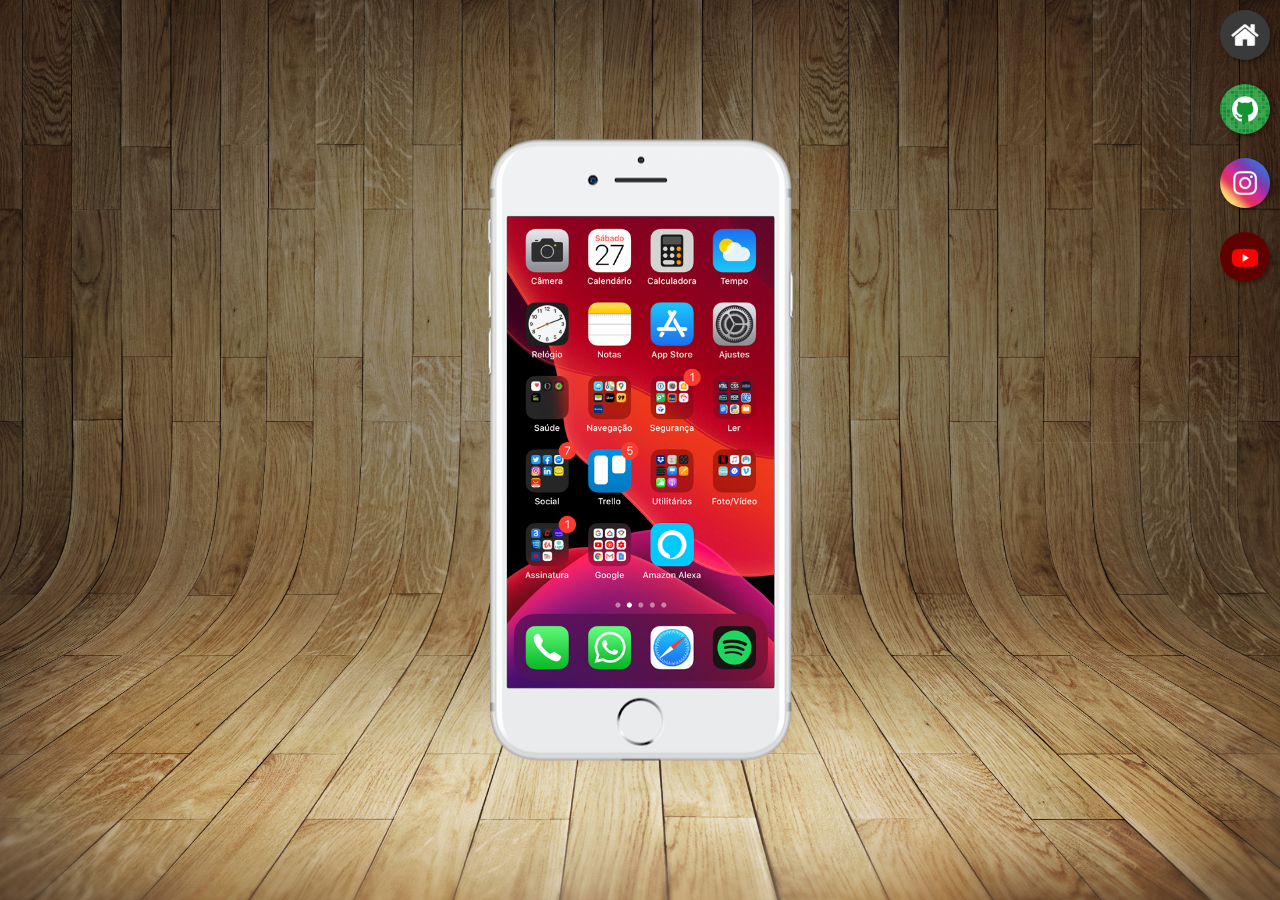
<file: index.html>
<!DOCTYPE html>
<html lang="pt-br">
<head>
    <meta charset="UTF-8">
    <meta http-equiv="X-UA-Compatible" content="IE=edge">
    <meta name="viewport" content="width=
    , initial-scale=1.0">
    <link rel="shortcut icon" href="favicon.ico" type="image/x-icon">
    <link rel="stylesheet" href="estilo/style.css">
    <title>Projeto-Social</title>
    <style>
        ::-webkit-scrollbar{
            width: 0px;
            height: 0px;
        }
    </style>
</head>
<body>
    <main>
        <section id="telefone">
            <iframe src="home.html" frameborder="0" name="tela" id="tela">
                <p>infelismente seu nvegador não suporta isso!</p>
            </iframe>
    
        </section>
    
        <section id="redes-sociais">
            <a href="home.html" target="tela">
                <img src="imagens/logo-home.jpg" alt="Home"> <br>
            </a>
            <a href="github.html" target="tela">
                <img src="imagens/logo-github.jpg" alt="github"> <br>
            </a>
           
            <a href="instagram.html" target="tela">
                <img src="imagens/logo-instagram.jpg" alt="logo-instagram"> <br>
            </a>
            <a href="youtube.html" target="tela">
                <img src="imagens/logo-youtube.jpg" alt="tela-youtube">
            </a>
    
        </section>
    </main>
</body>
</html>
</file>
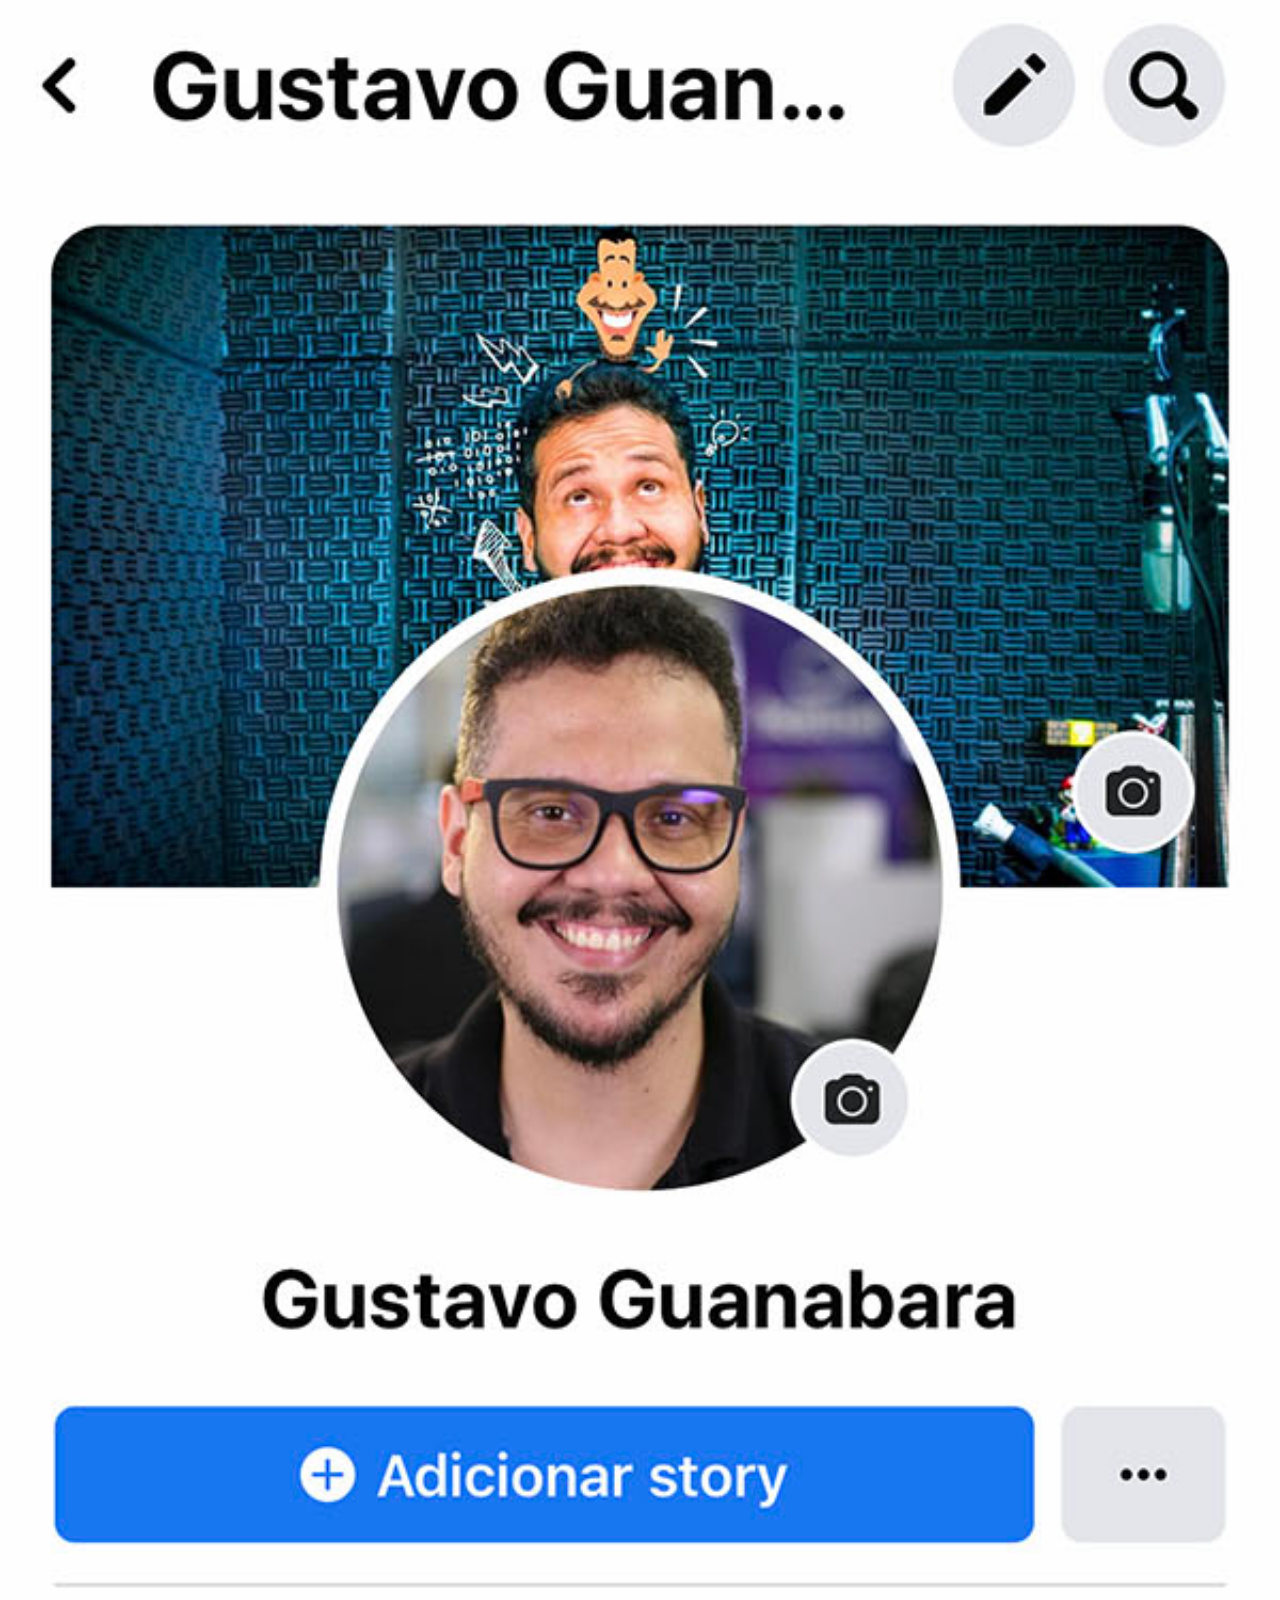
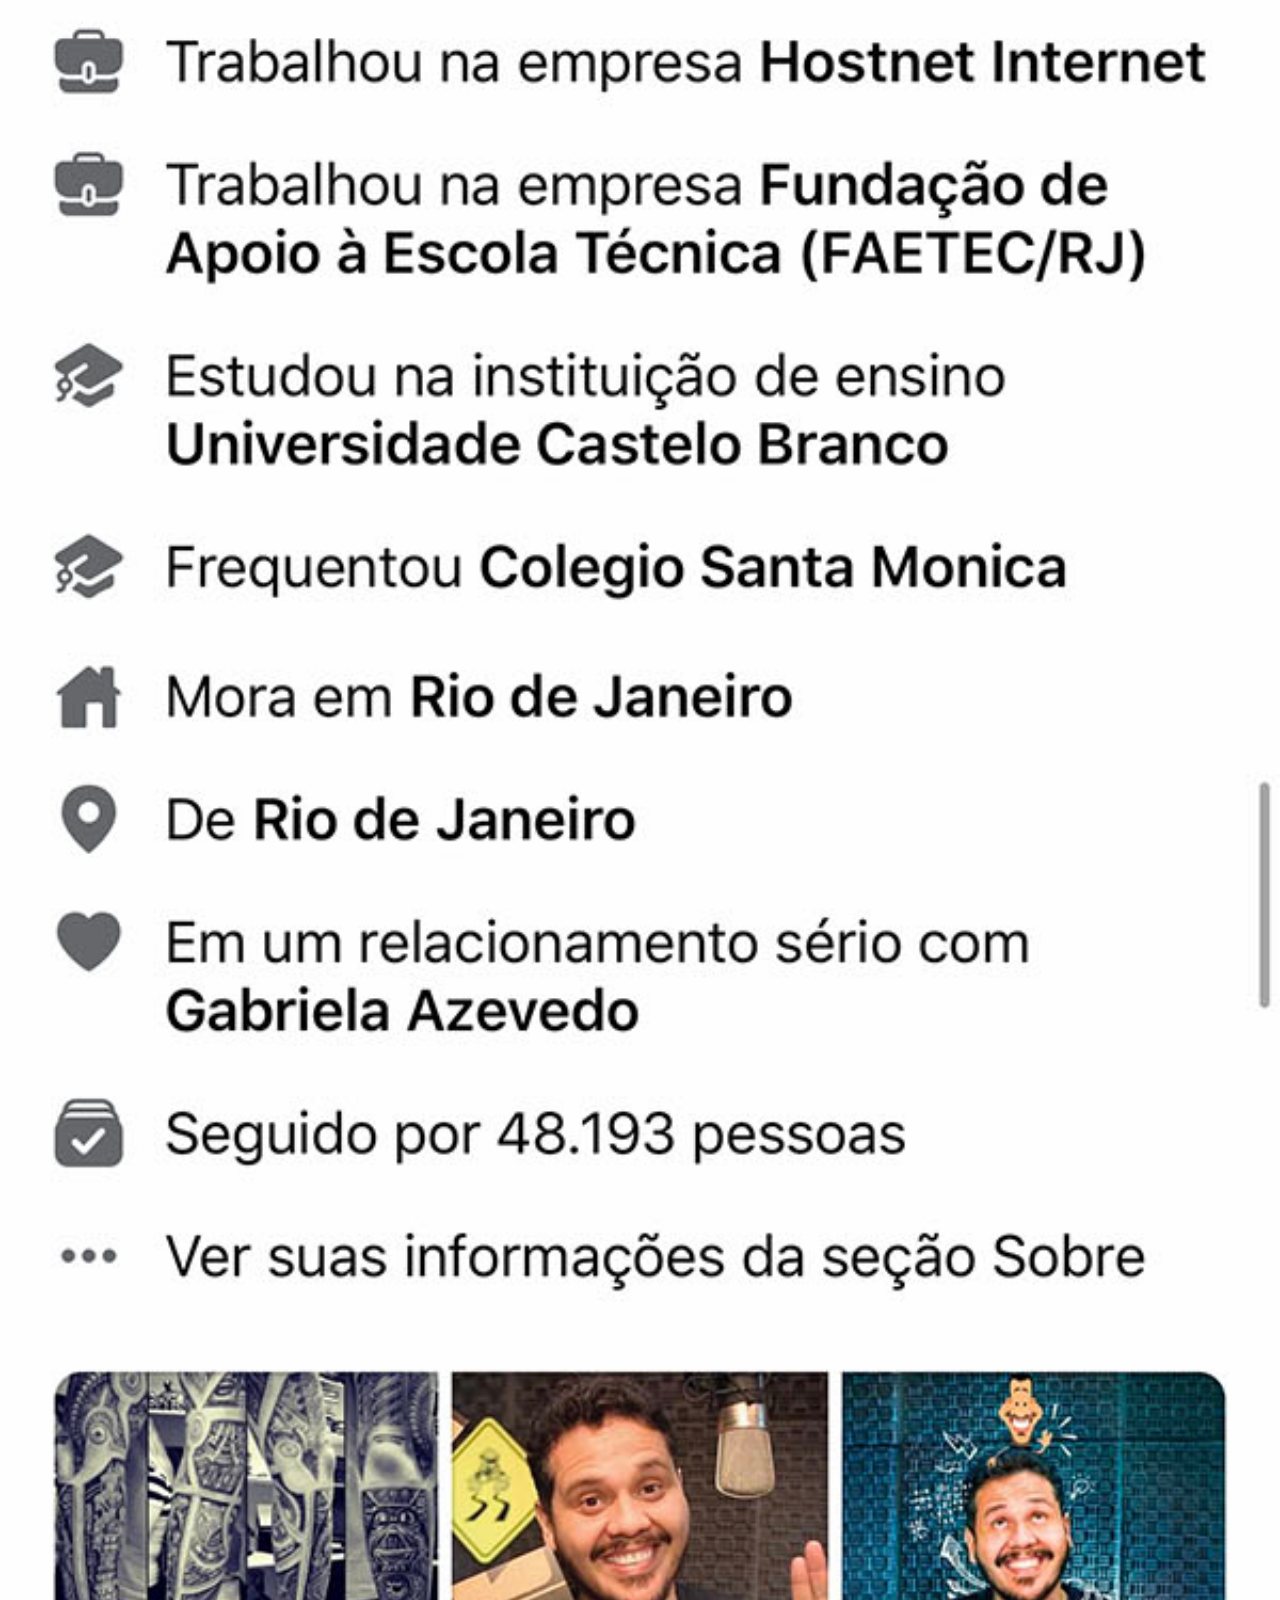
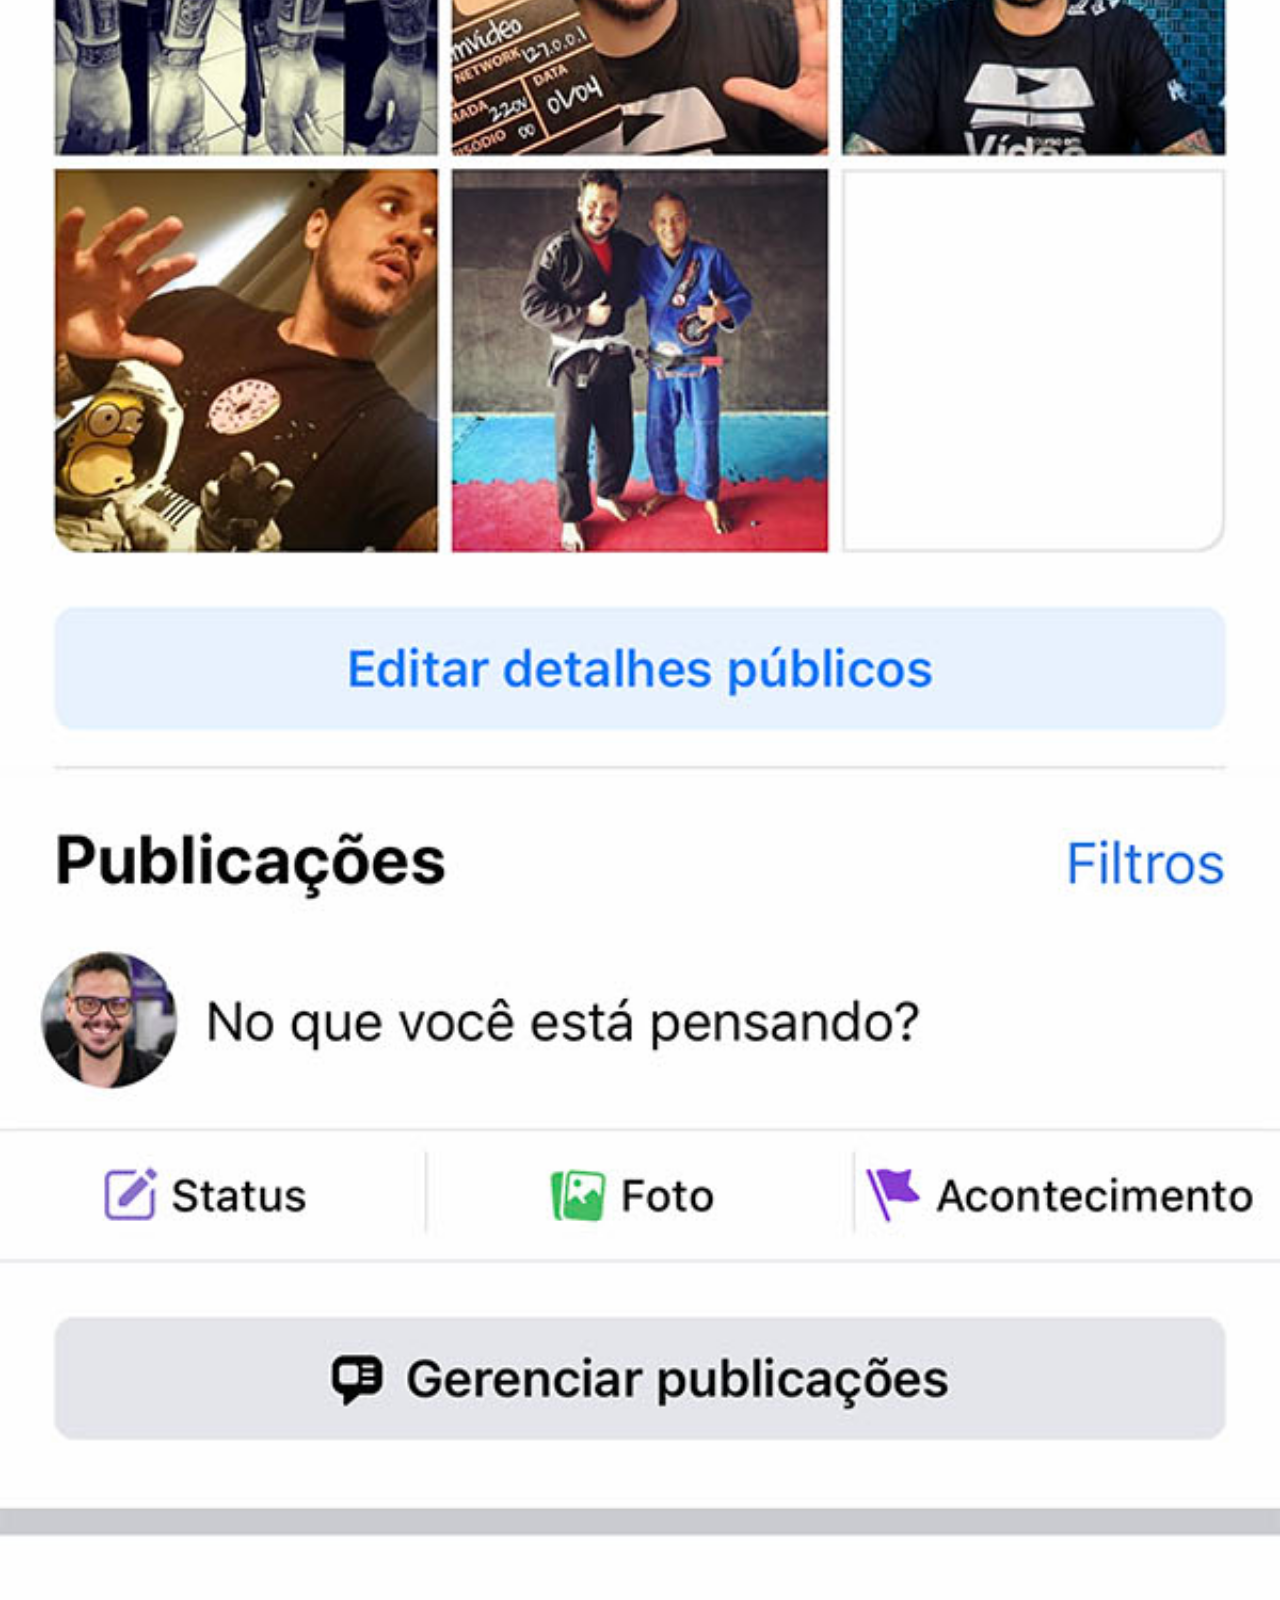
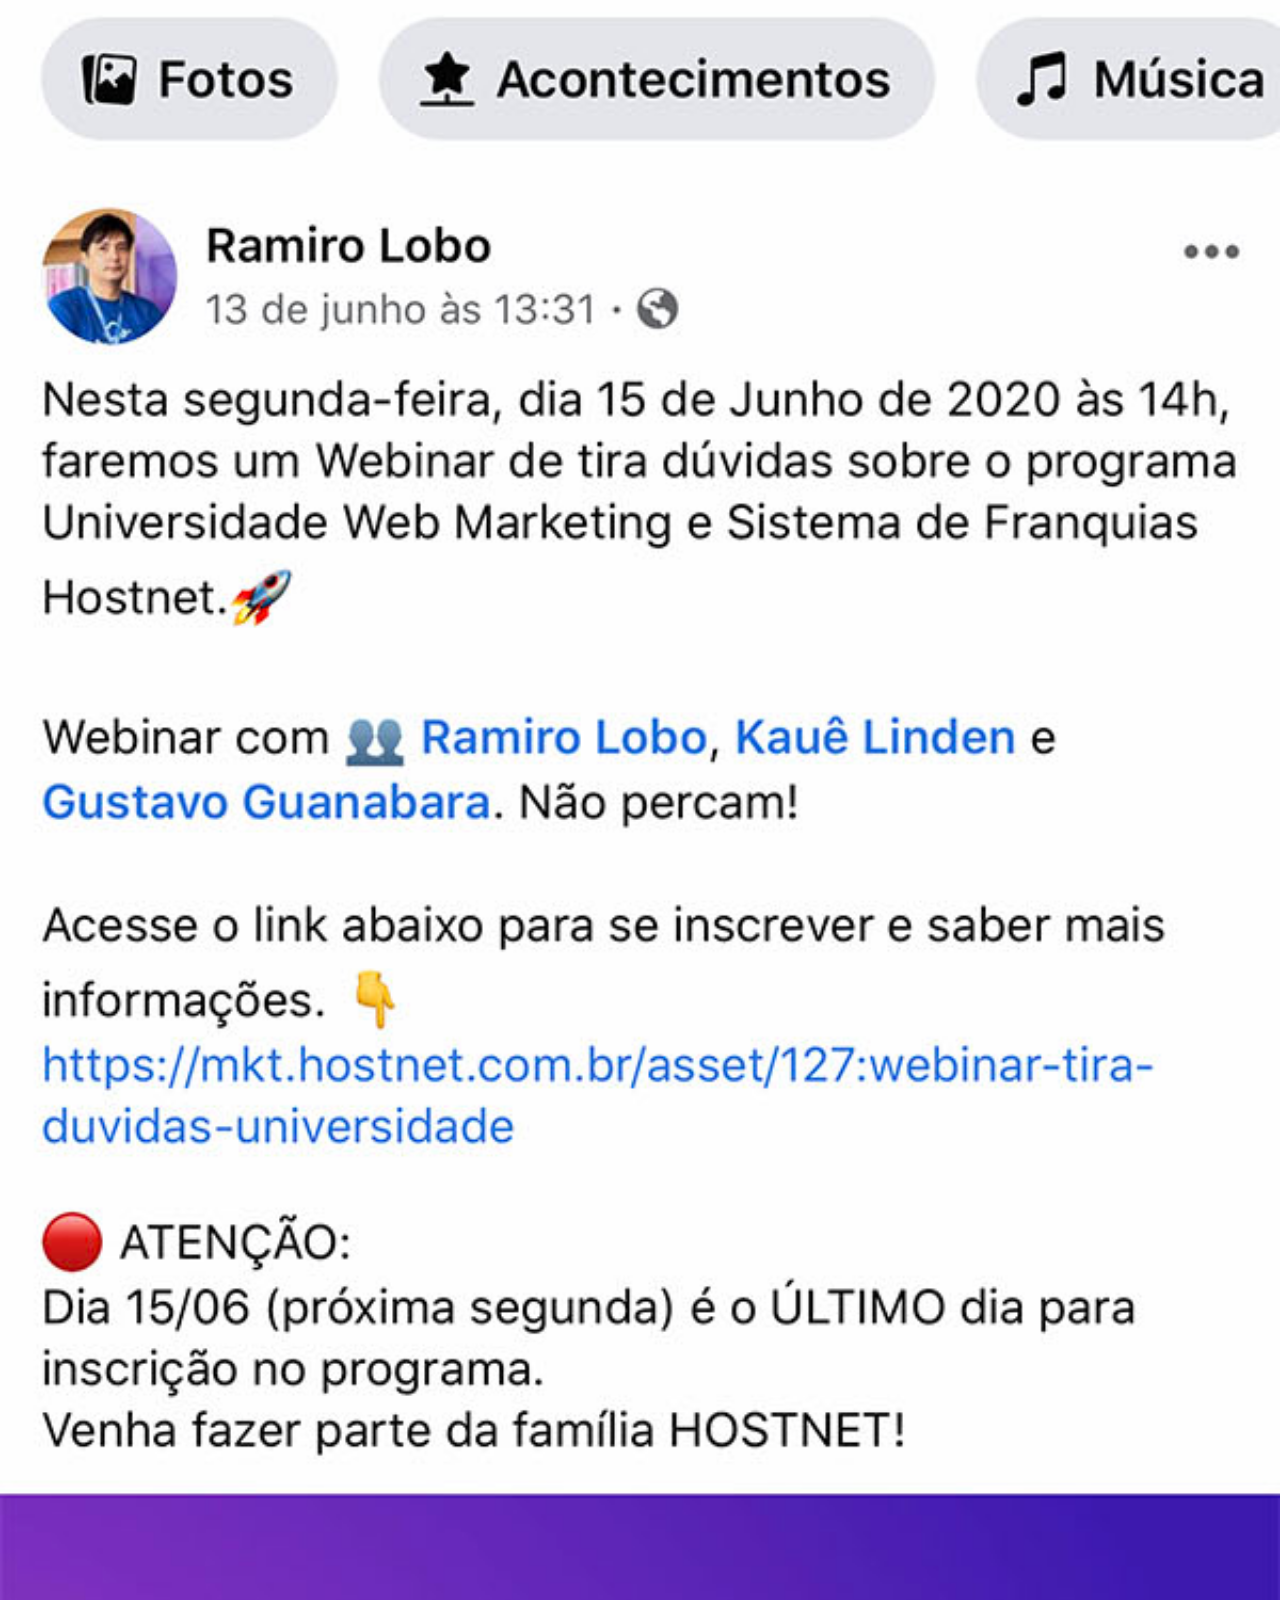
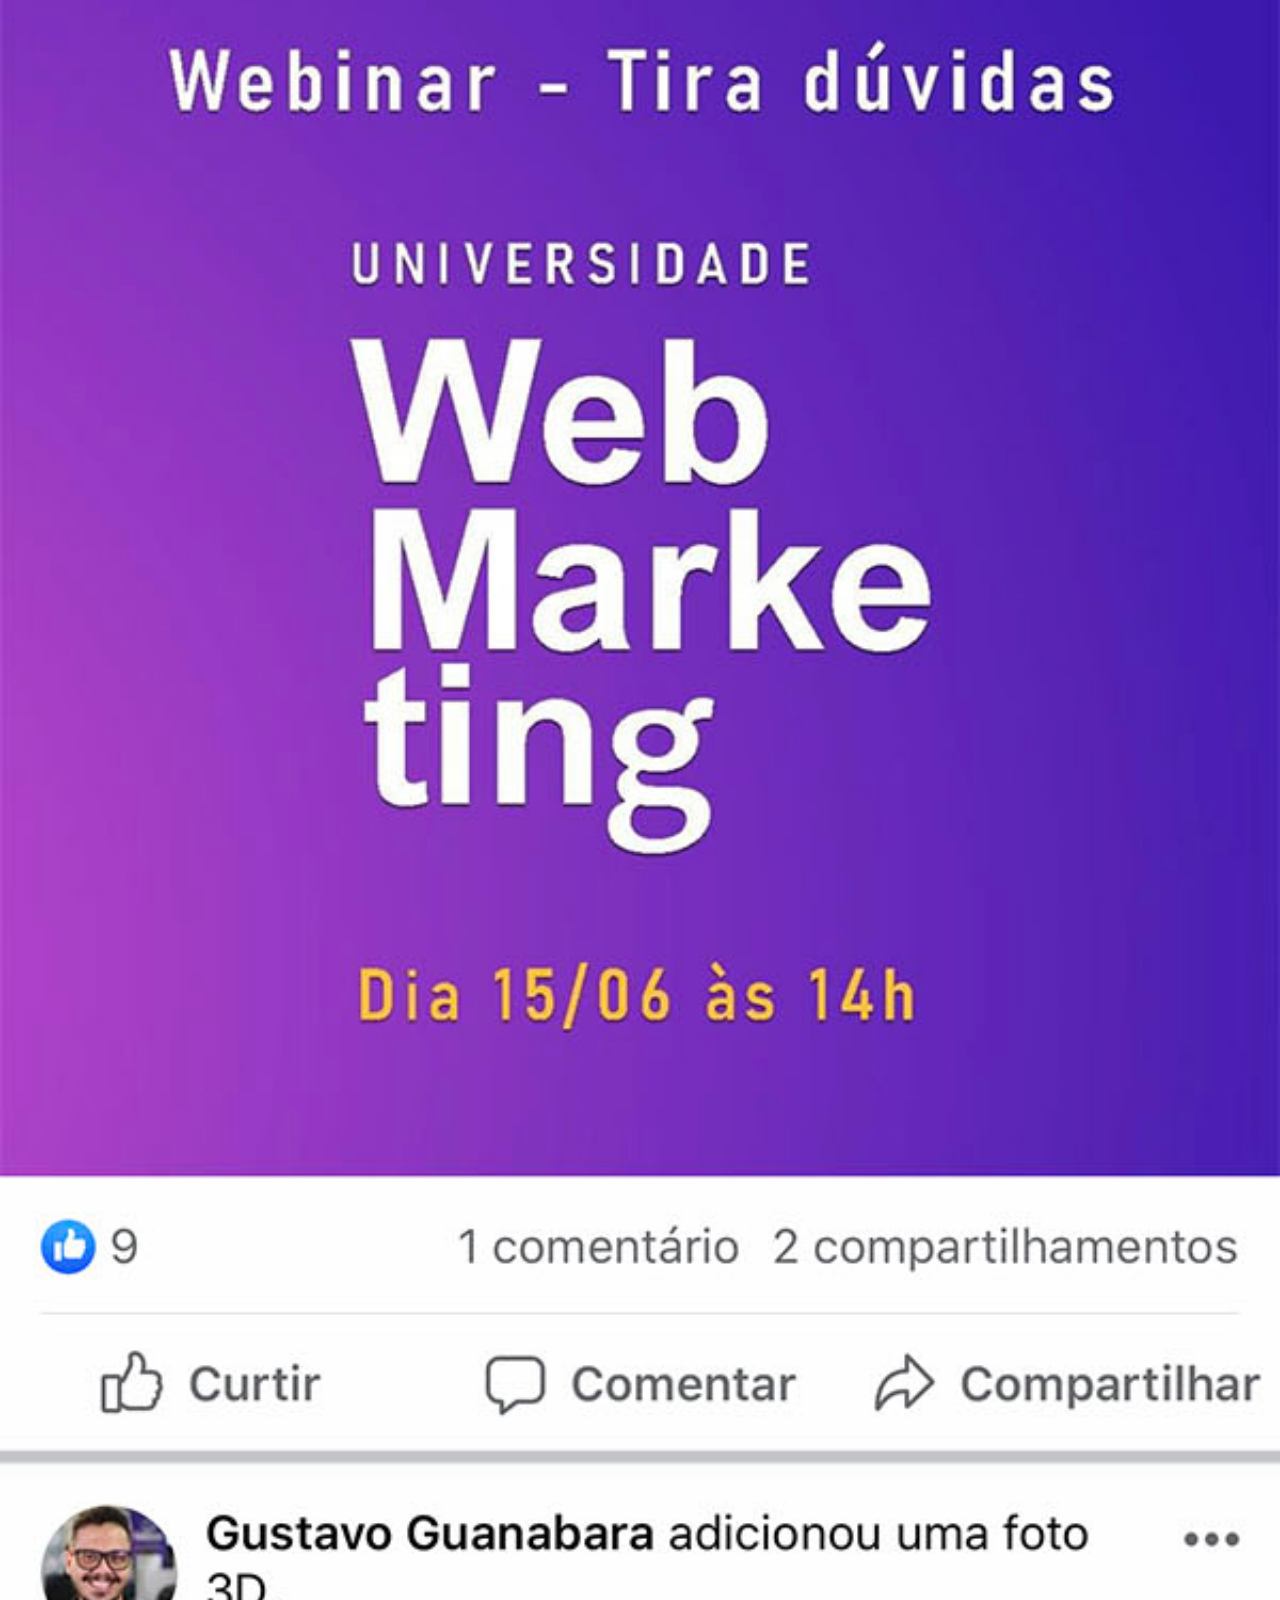
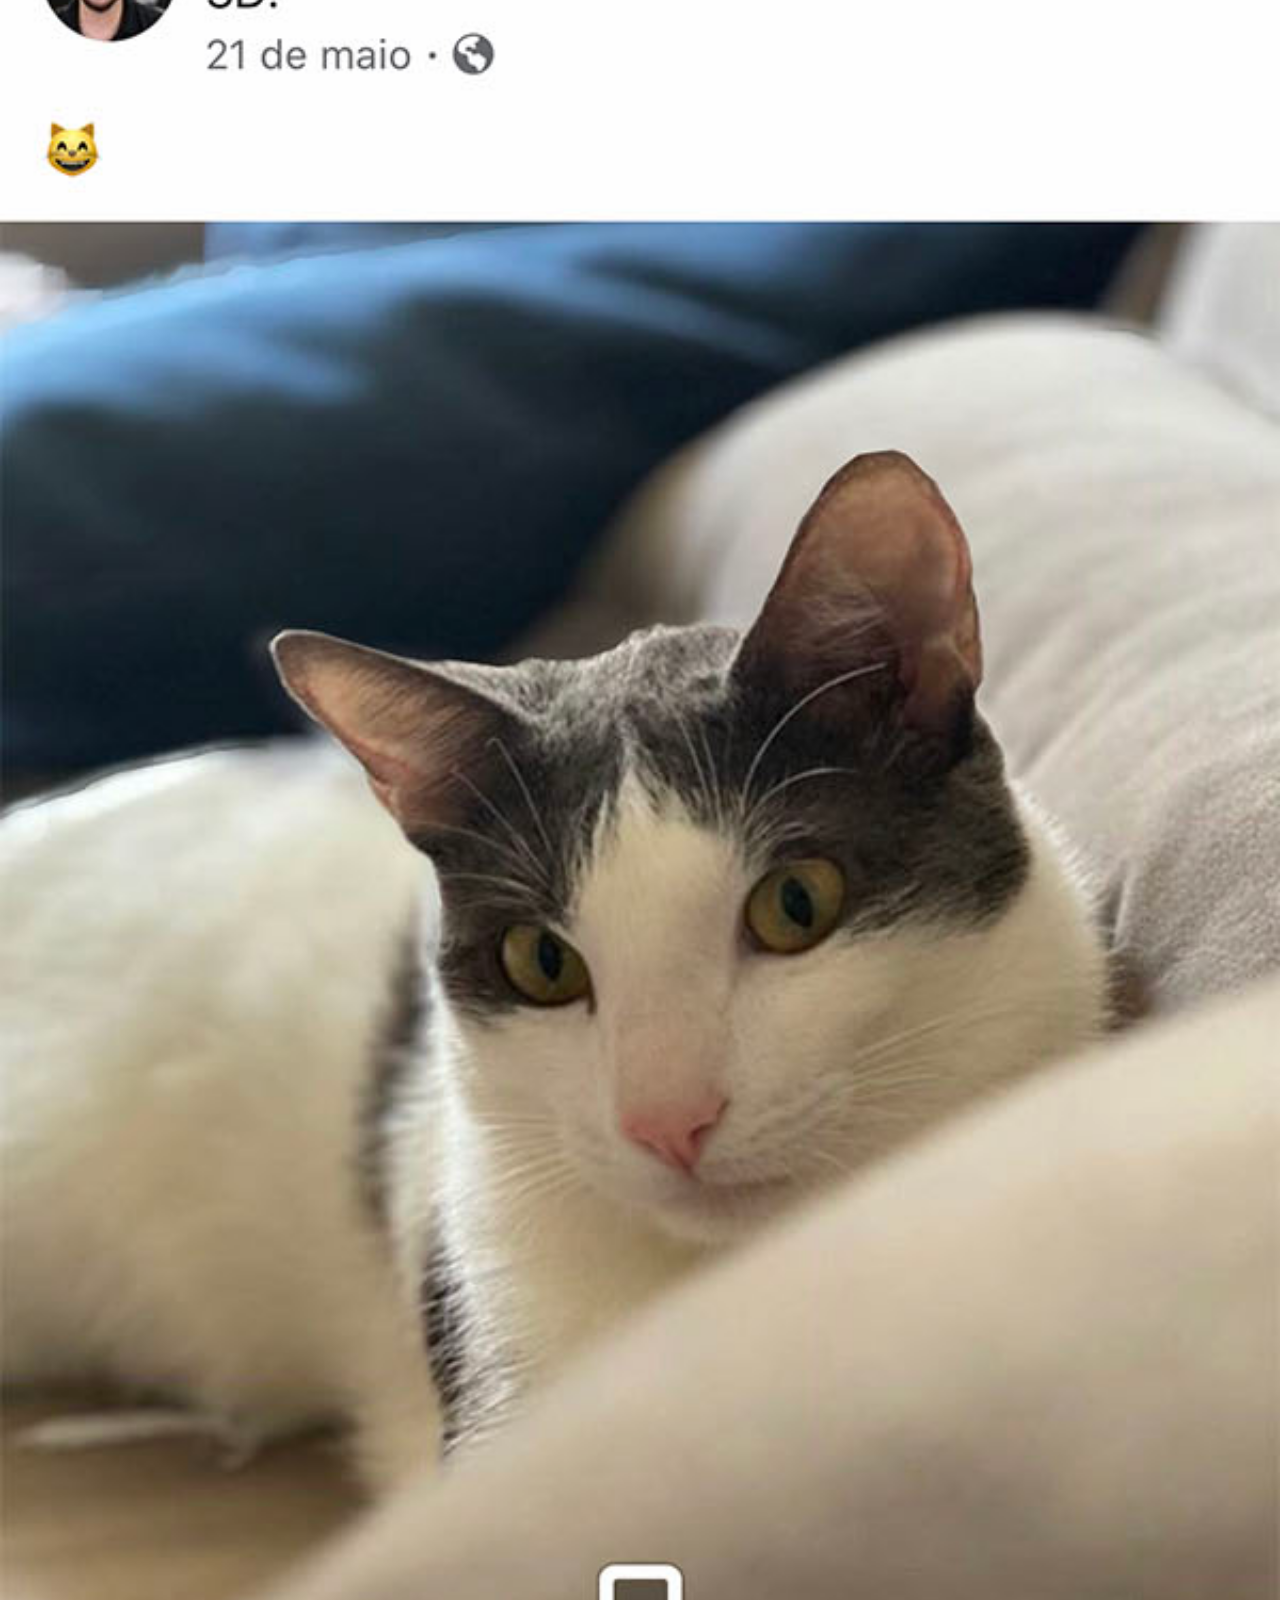
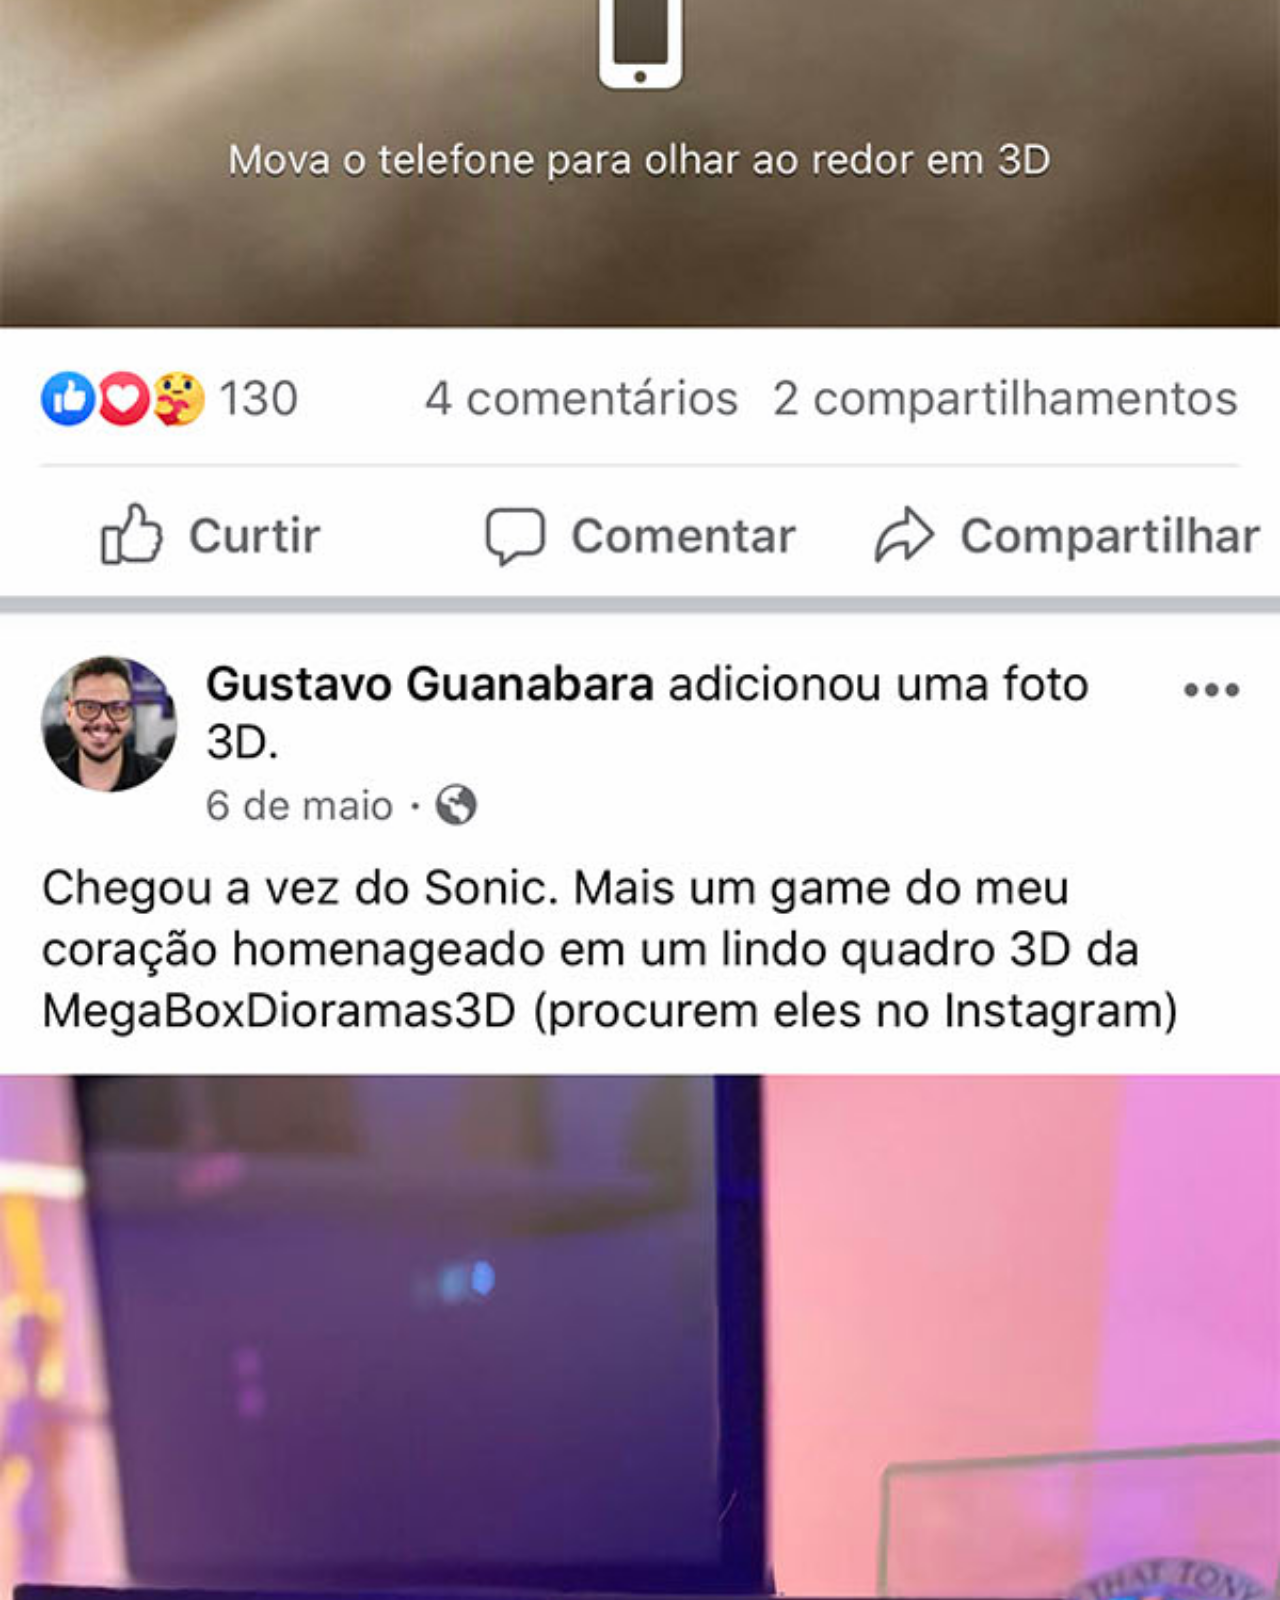
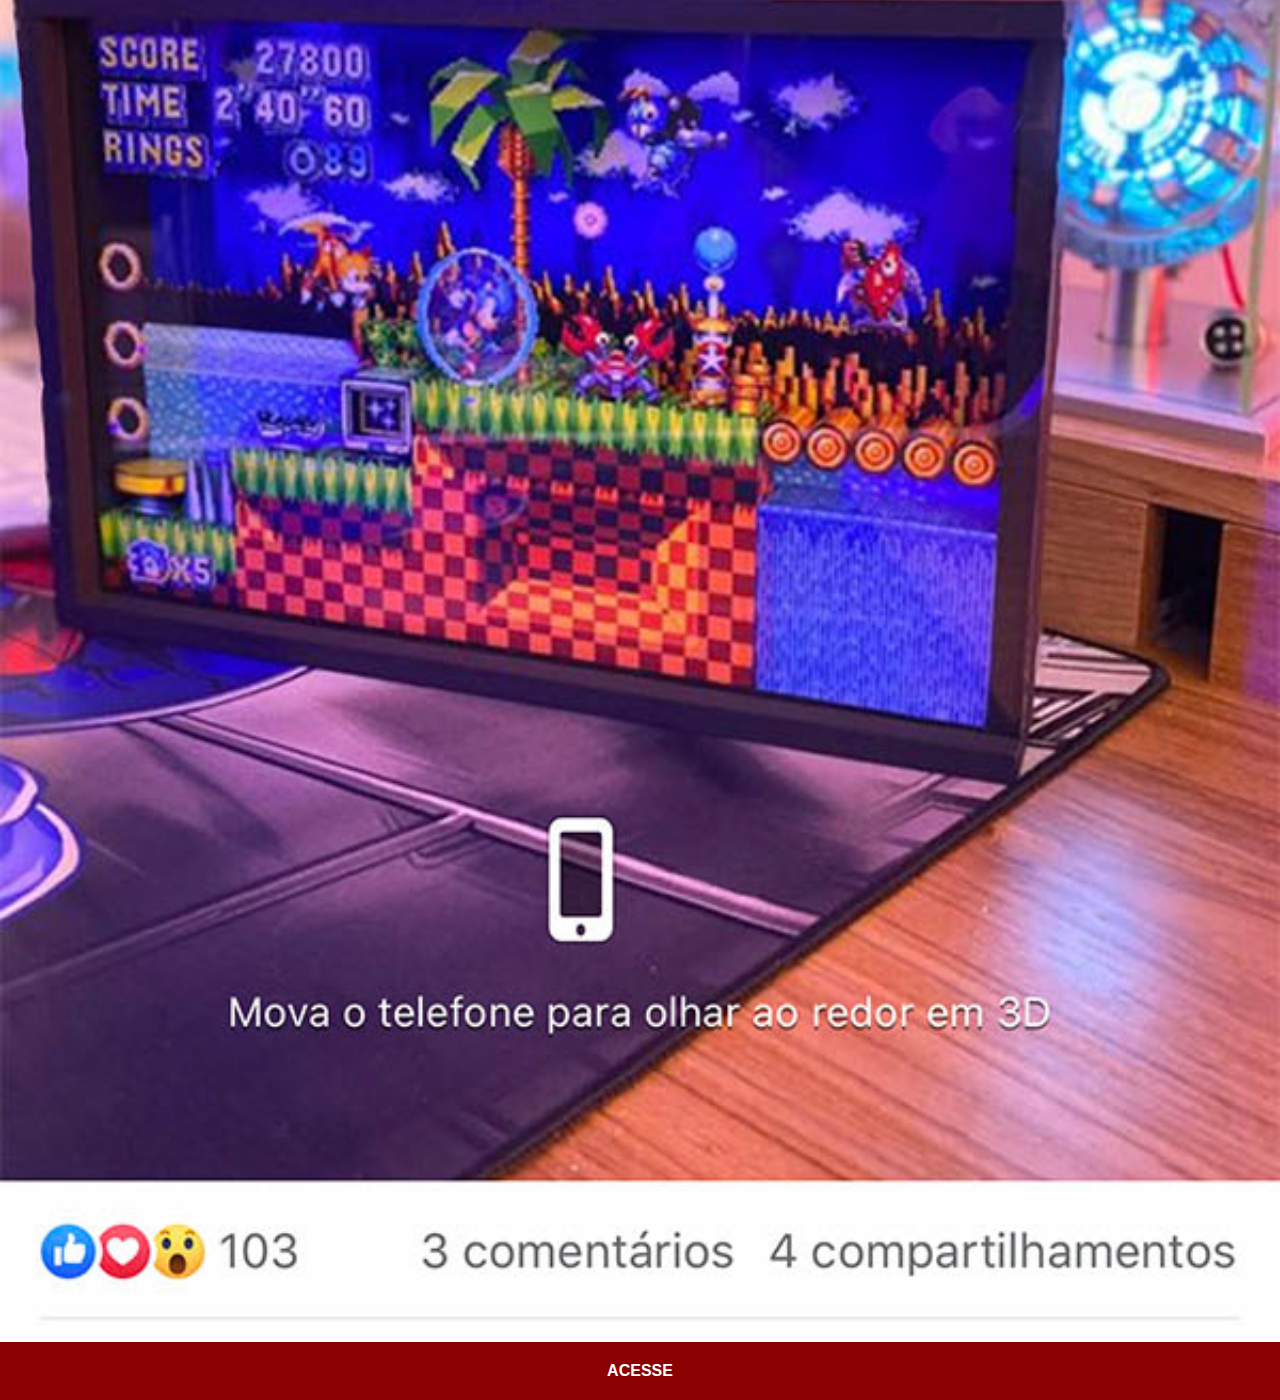
<file: fecebook.html>
<!DOCTYPE html>
<html lang="en">
<head>
    <meta charset="UTF-8">
    <meta http-equiv="X-UA-Compatible" content="IE=edge">
    <meta name="viewport" content="width=device-width, initial-scale=1.0">
    <link rel="stylesheet" href="estilo/social.css">
    <title>Fecebook</title>
</head>
<body>
    <img src="imagens/tela-facebook.jpg" alt="facebook">
    <a href="https://www.facebook.com/gustavoguanabara" target="_blank">ACESSE</a>

    
</body>
</html>
</file>
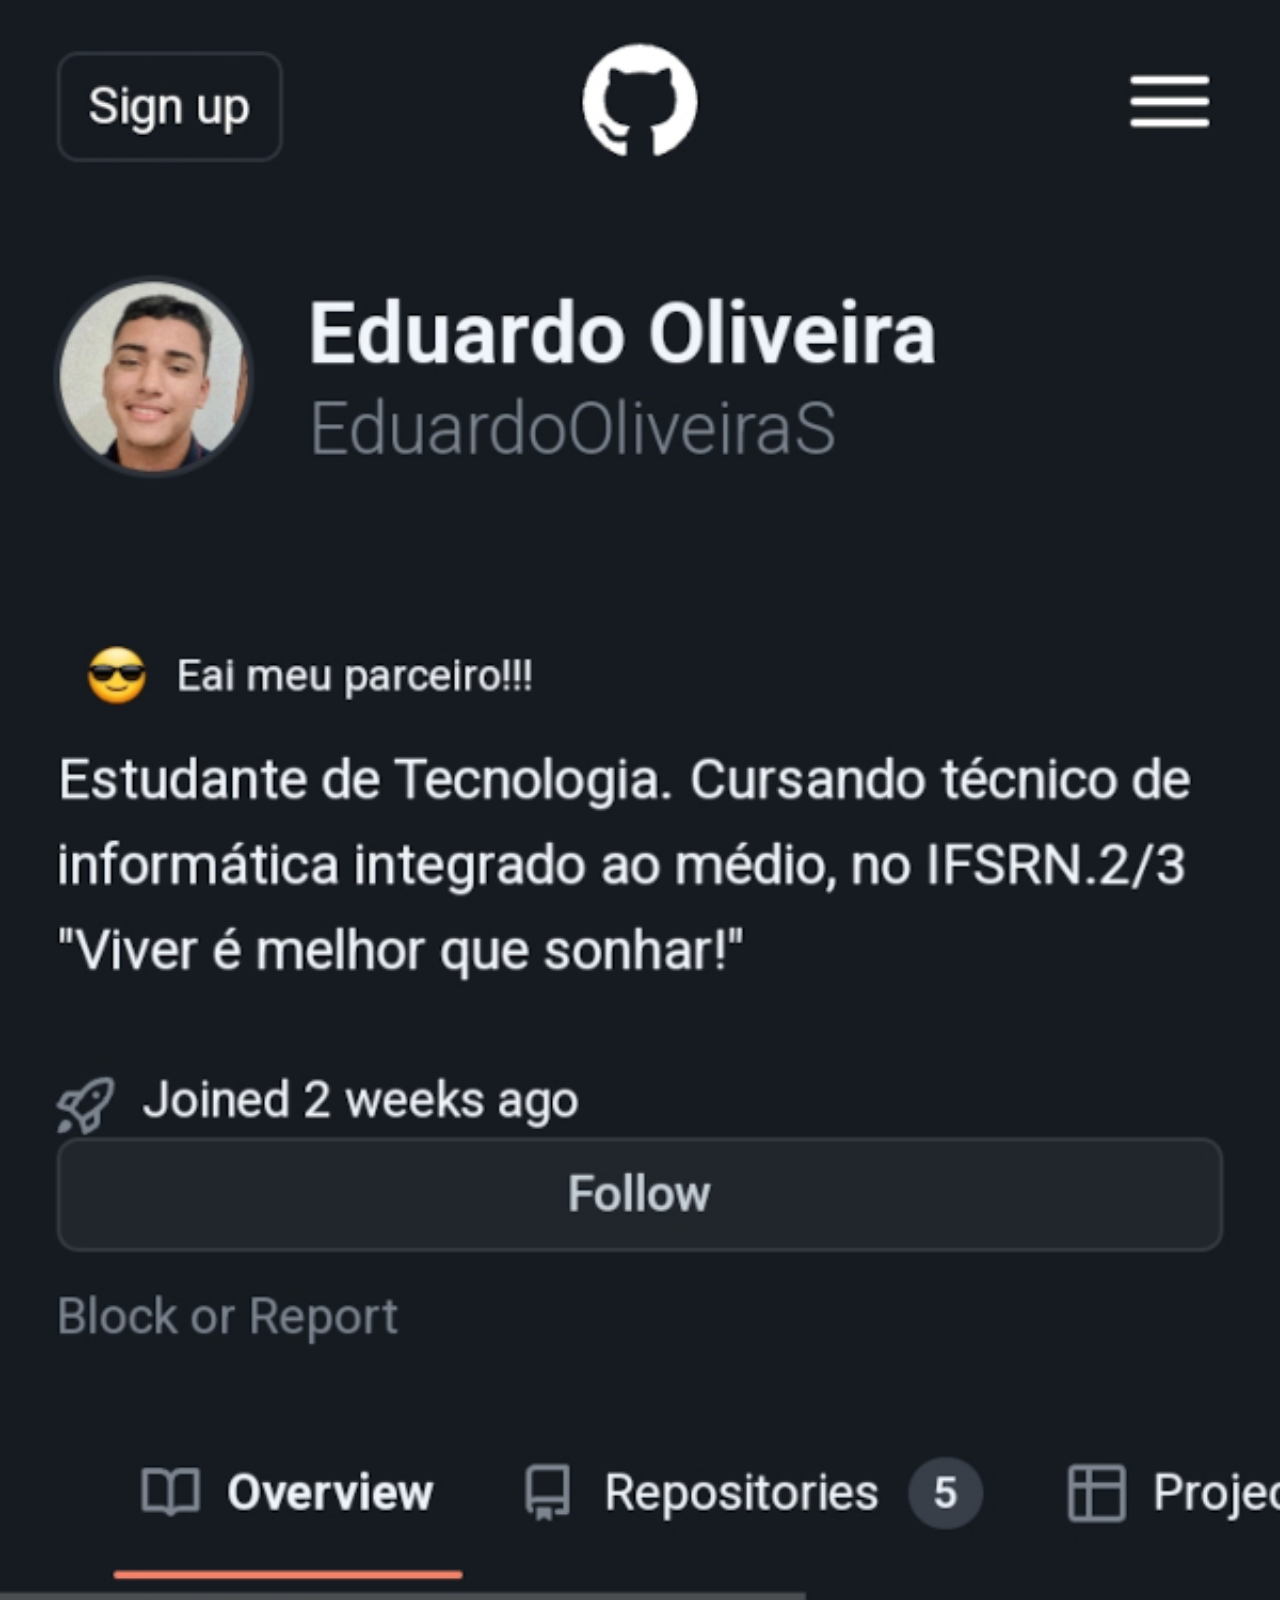
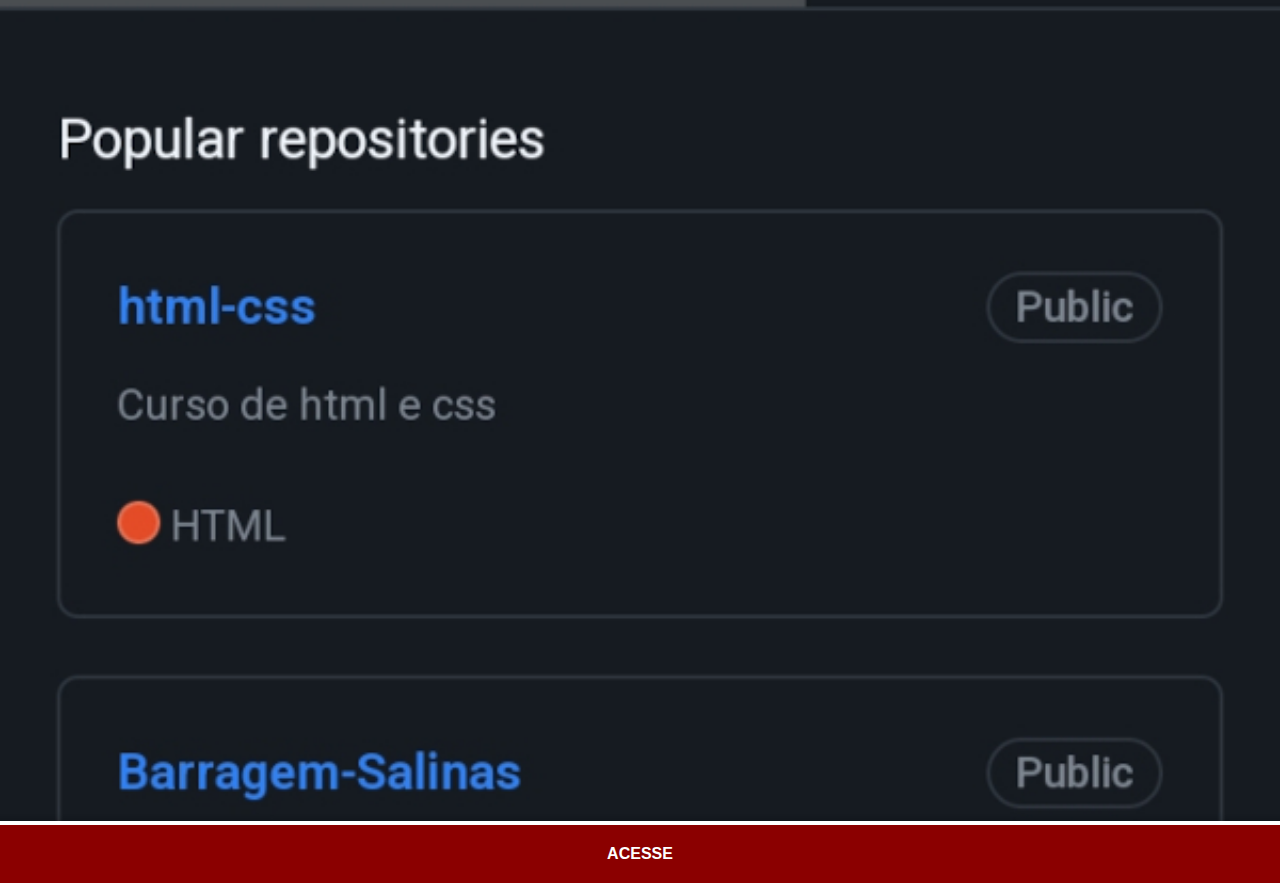
<file: github.html>
<!DOCTYPE html>
<html lang="pt-br">
<head>
    <meta charset="UTF-8">
    <meta http-equiv="X-UA-Compatible" content="IE=edge">
    <meta name="viewport" content="width=device-width, initial-scale=1.0">
    <link rel="stylesheet" href="estilo/social.css">
    <title>GitHub</title>
</head>
<body><img src="imagens/github.jpg" alt="tela-github">
    <a href="https://github.com/EduardoOliveiraS/" target="_blank">ACESSE</a>
    
</body>
</html>
</file>
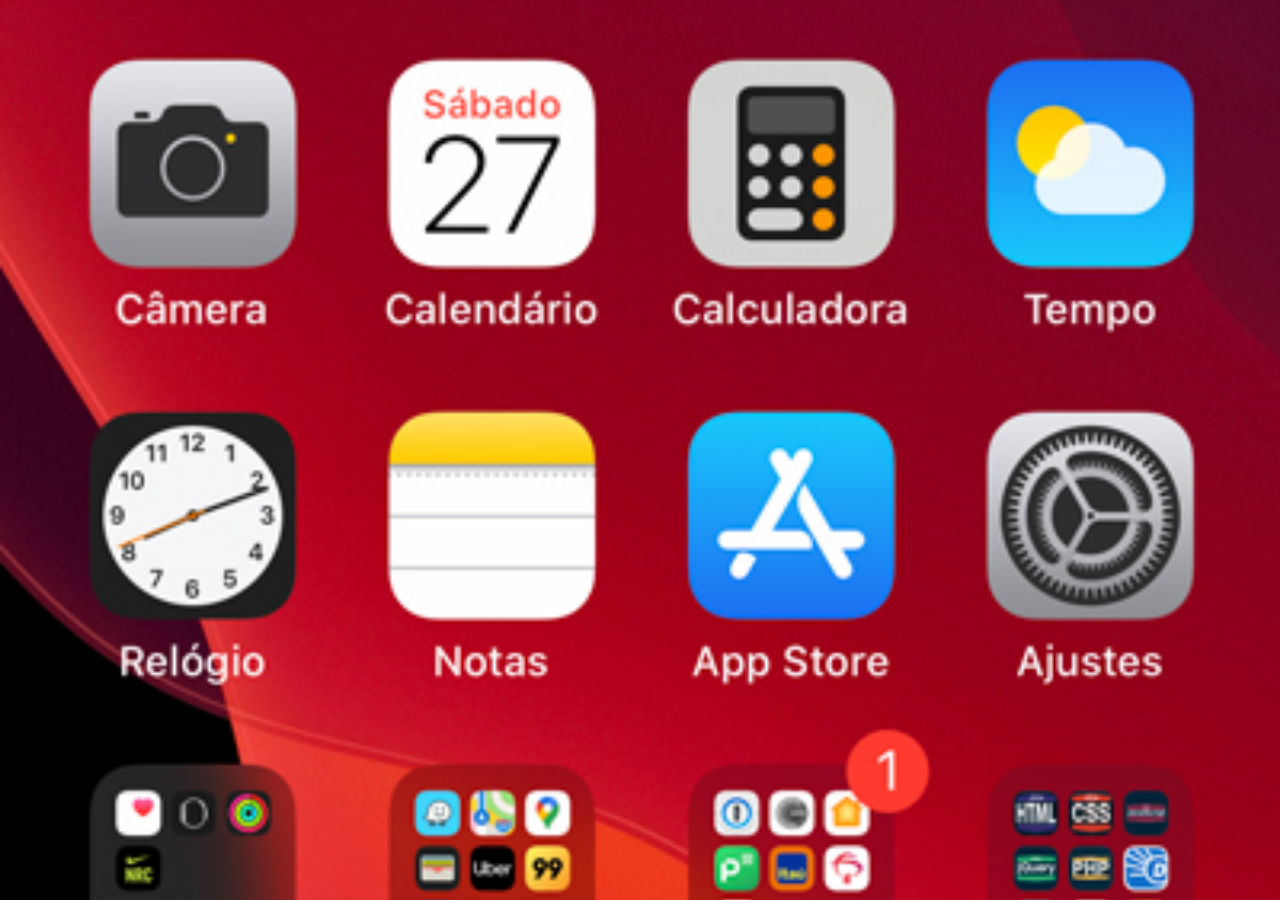
<file: home.html>
<!DOCTYPE html>
<html lang="pt-br">
<head>
    <meta charset="UTF-8">
    <meta http-equiv="X-UA-Compatible" content="IE=edge">
    <meta name="viewport" content="width=device-width, initial-scale=1.0">
    <title>Home</title>
    <style>
        *{
            margin: 0px;
            padding: 0px;


        }
        body{
            width: 100vw;
            height: 100vh;
            background: black url('imagens/tela-home.jpg') no-repeat top center;
            background-size: cover;

        }
    </style>
</head>
<body>
    
</body>
</html>
</file>
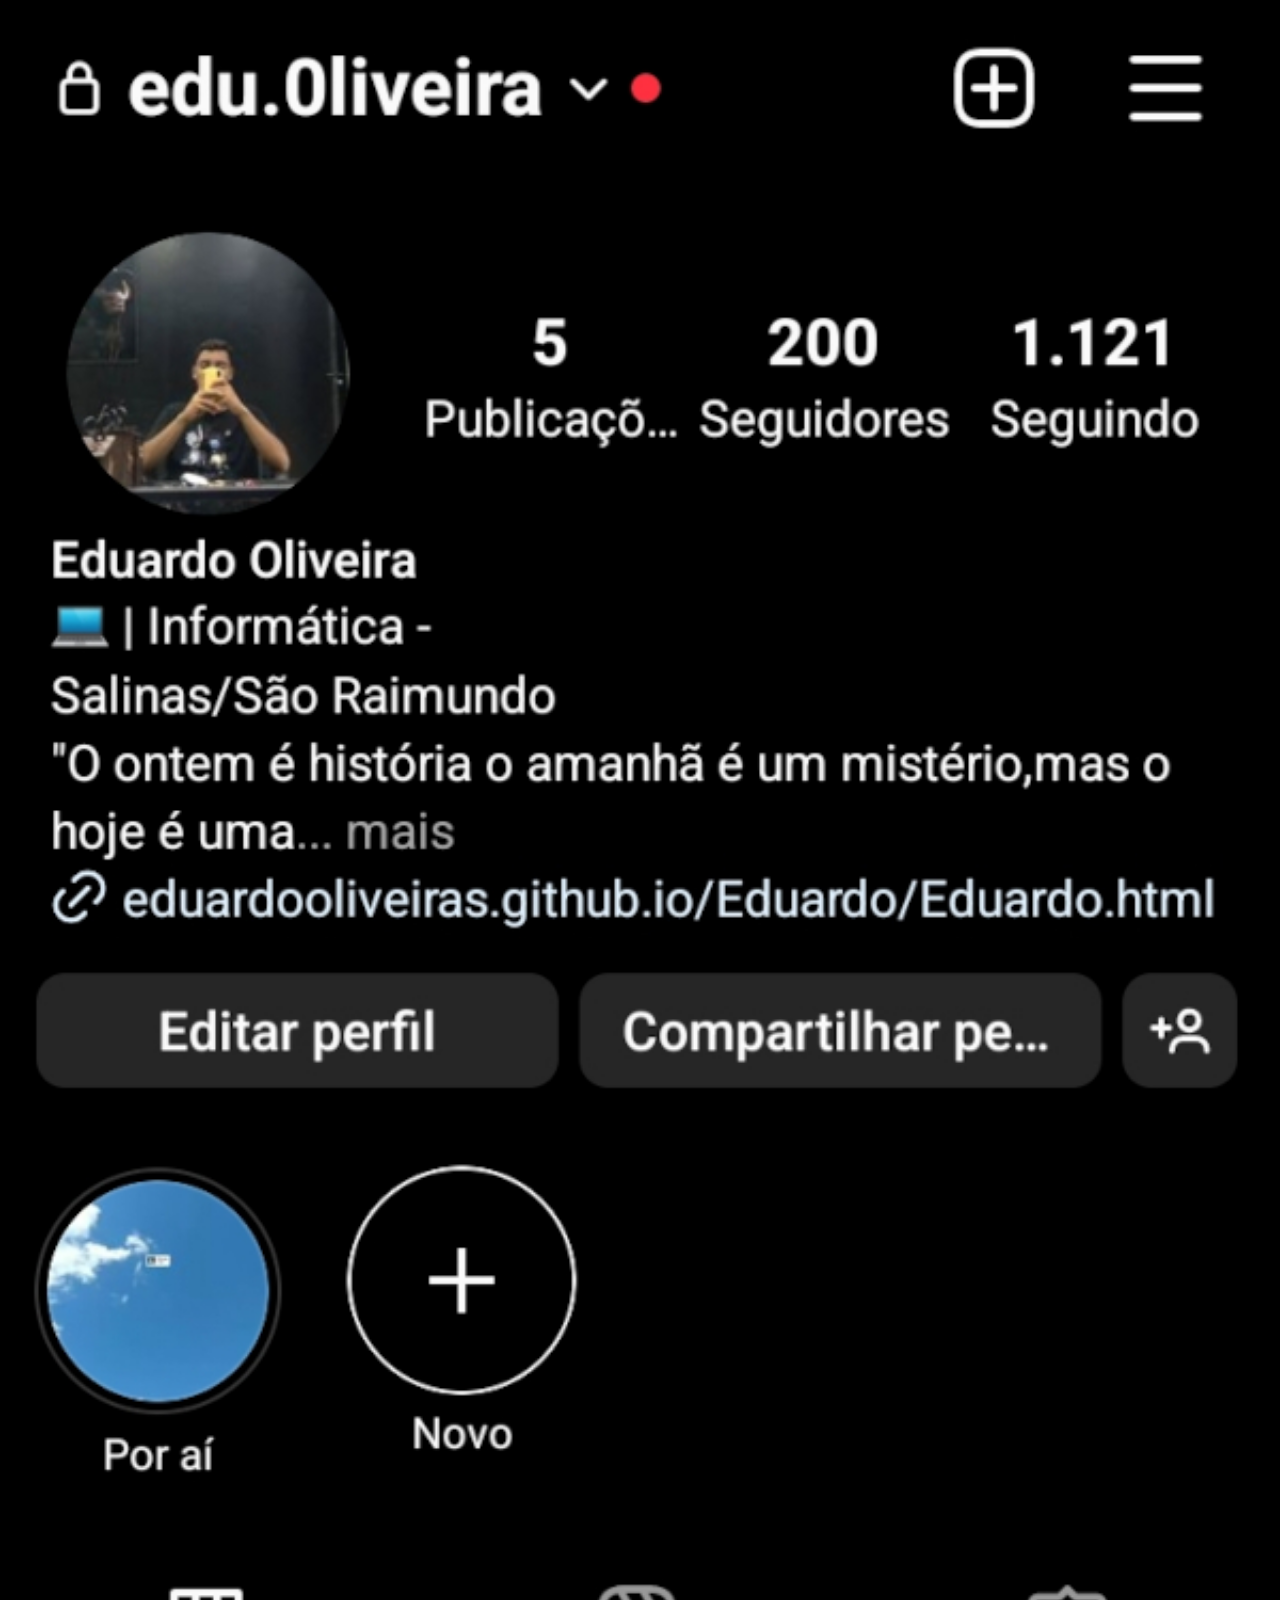
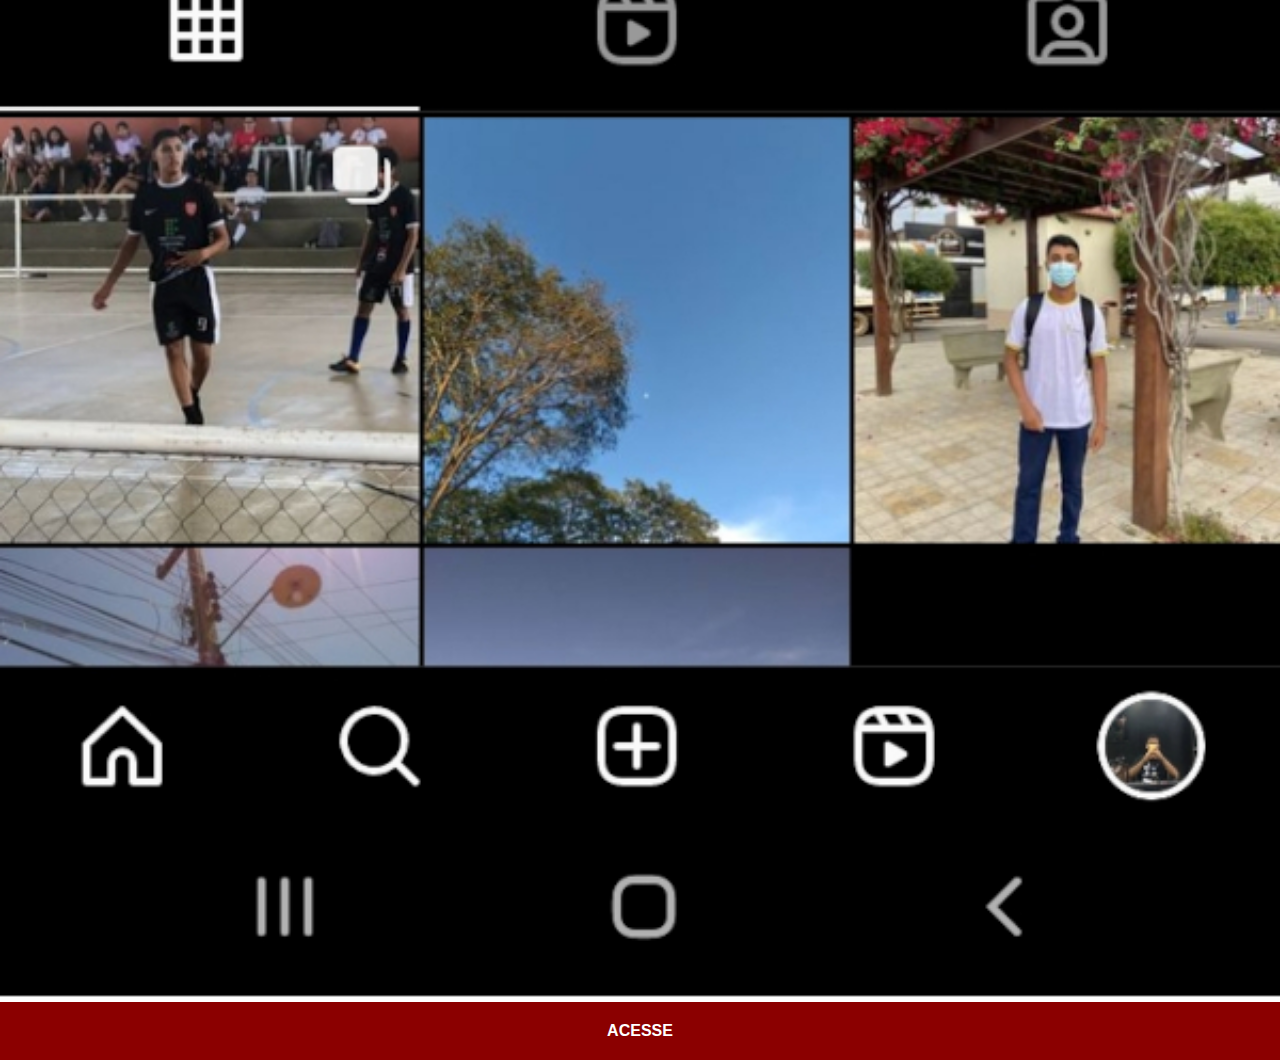
<file: instagram.html>
<!DOCTYPE html>
<html lang="en">
<head>
    <meta charset="UTF-8">
    <meta http-equiv="X-UA-Compatible" content="IE=edge">
    <meta name="viewport" content="width=device-width, initial-scale=1.0">
    <link rel="stylesheet" href="estilo/social.css">
    <title>Instagram</title>
</head>
<body>
    <img src="imagens/Instagram.jpg" alt="tela-instagram">
    <a href="https://www.instagram.com/edu.0liveira/" target="_blank">ACESSE</a>
    
</body>
</html>
</file>
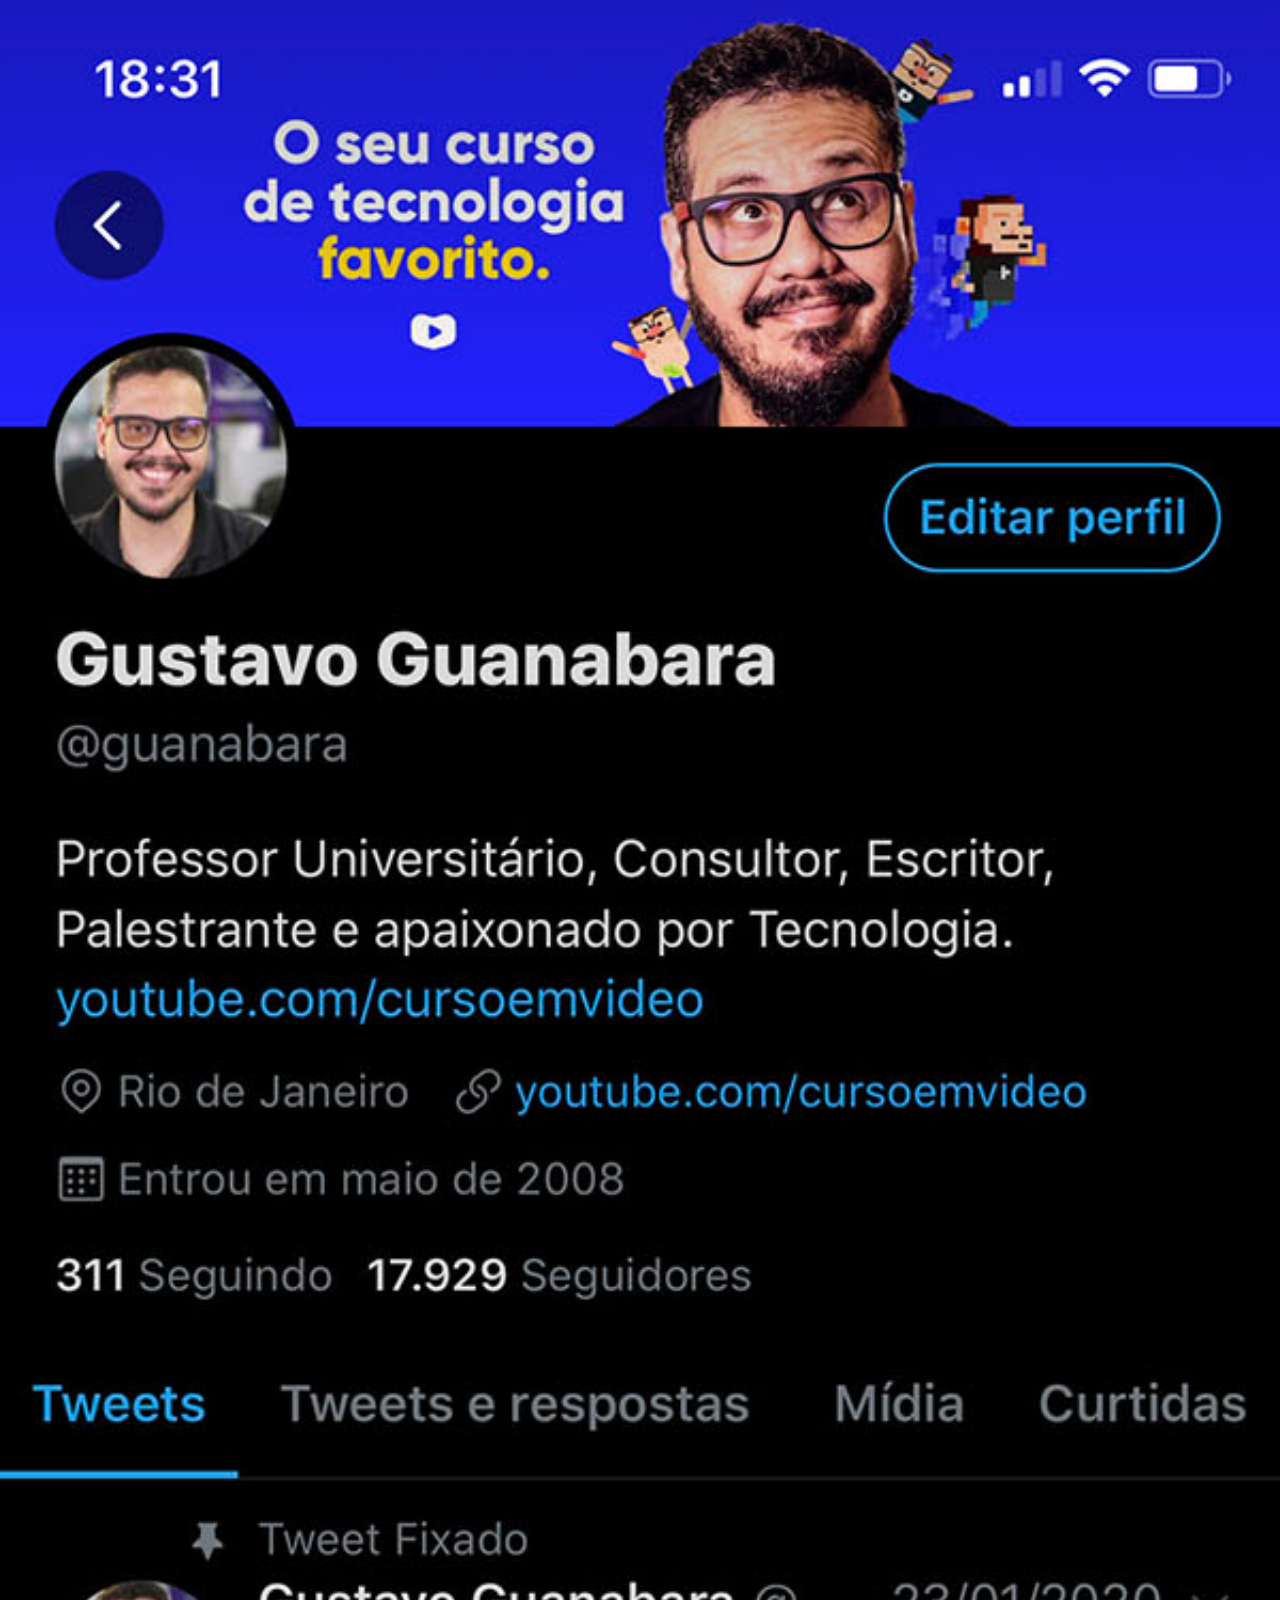
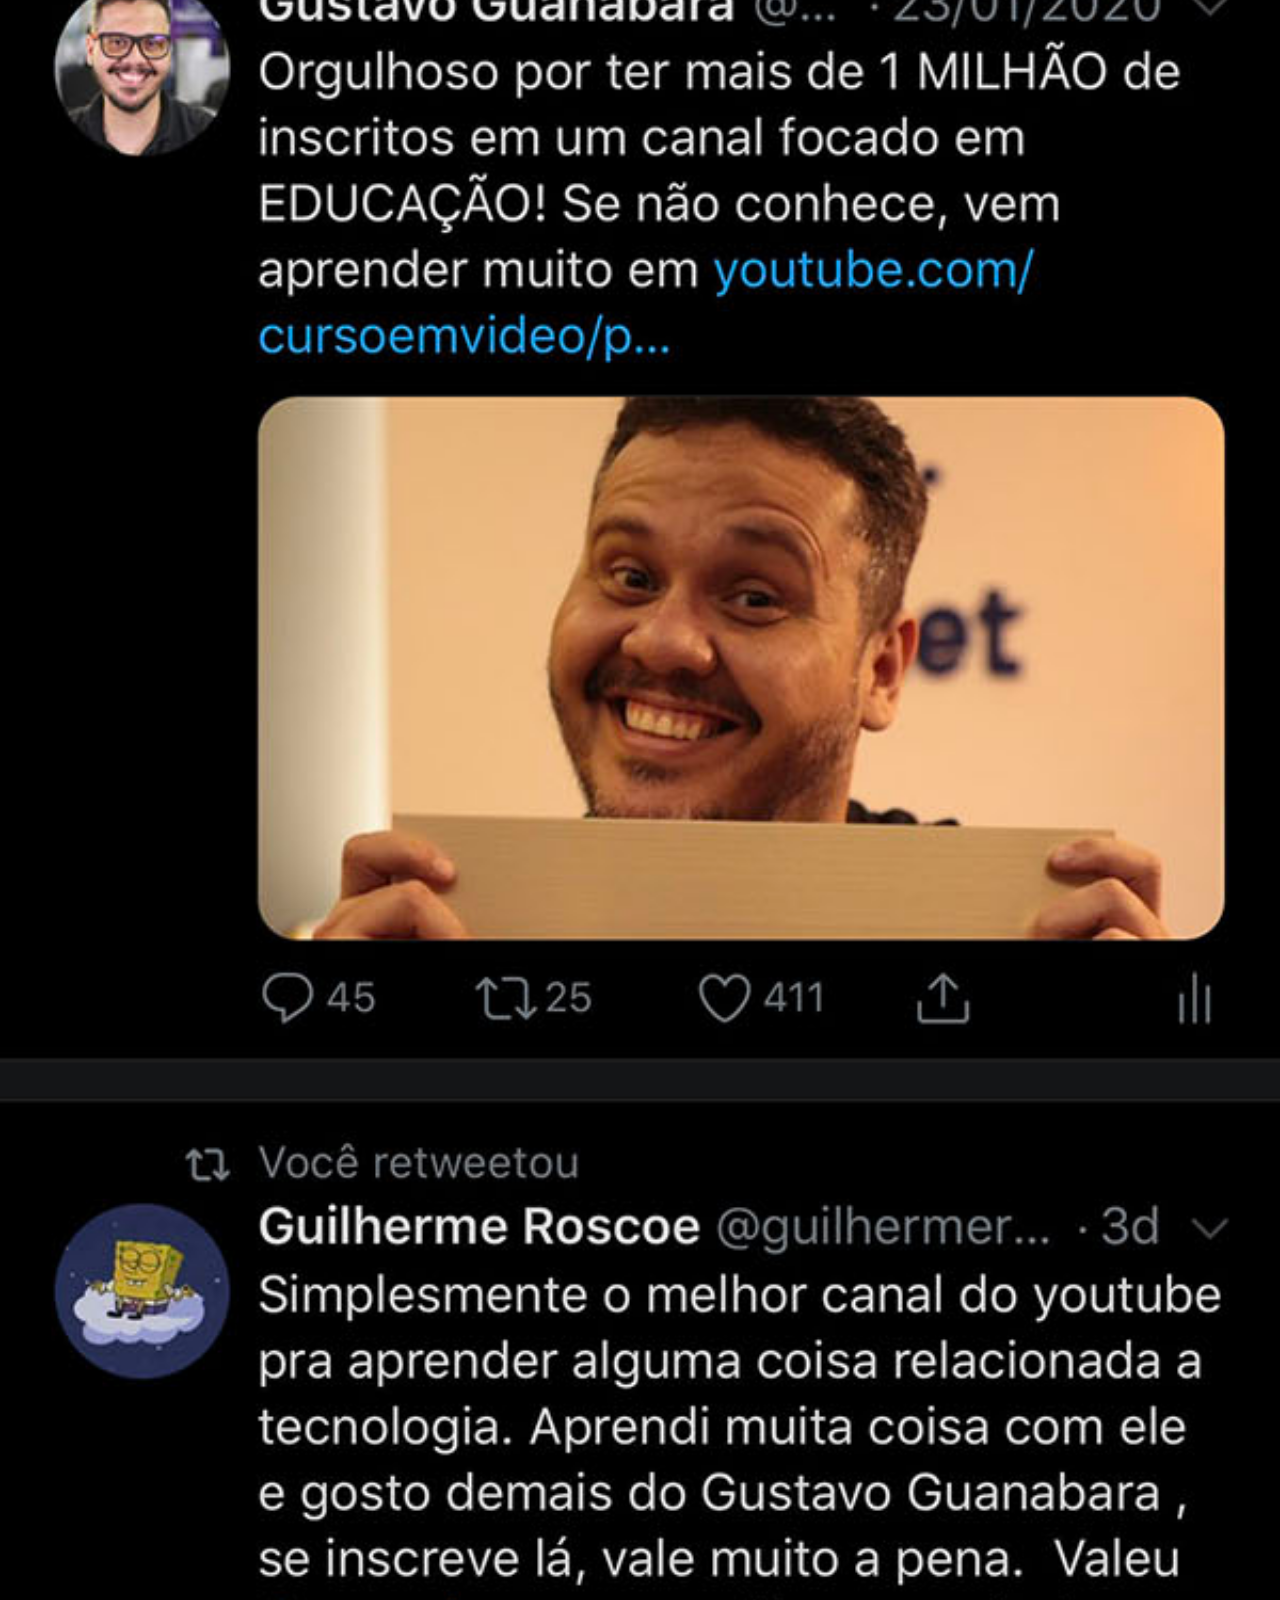
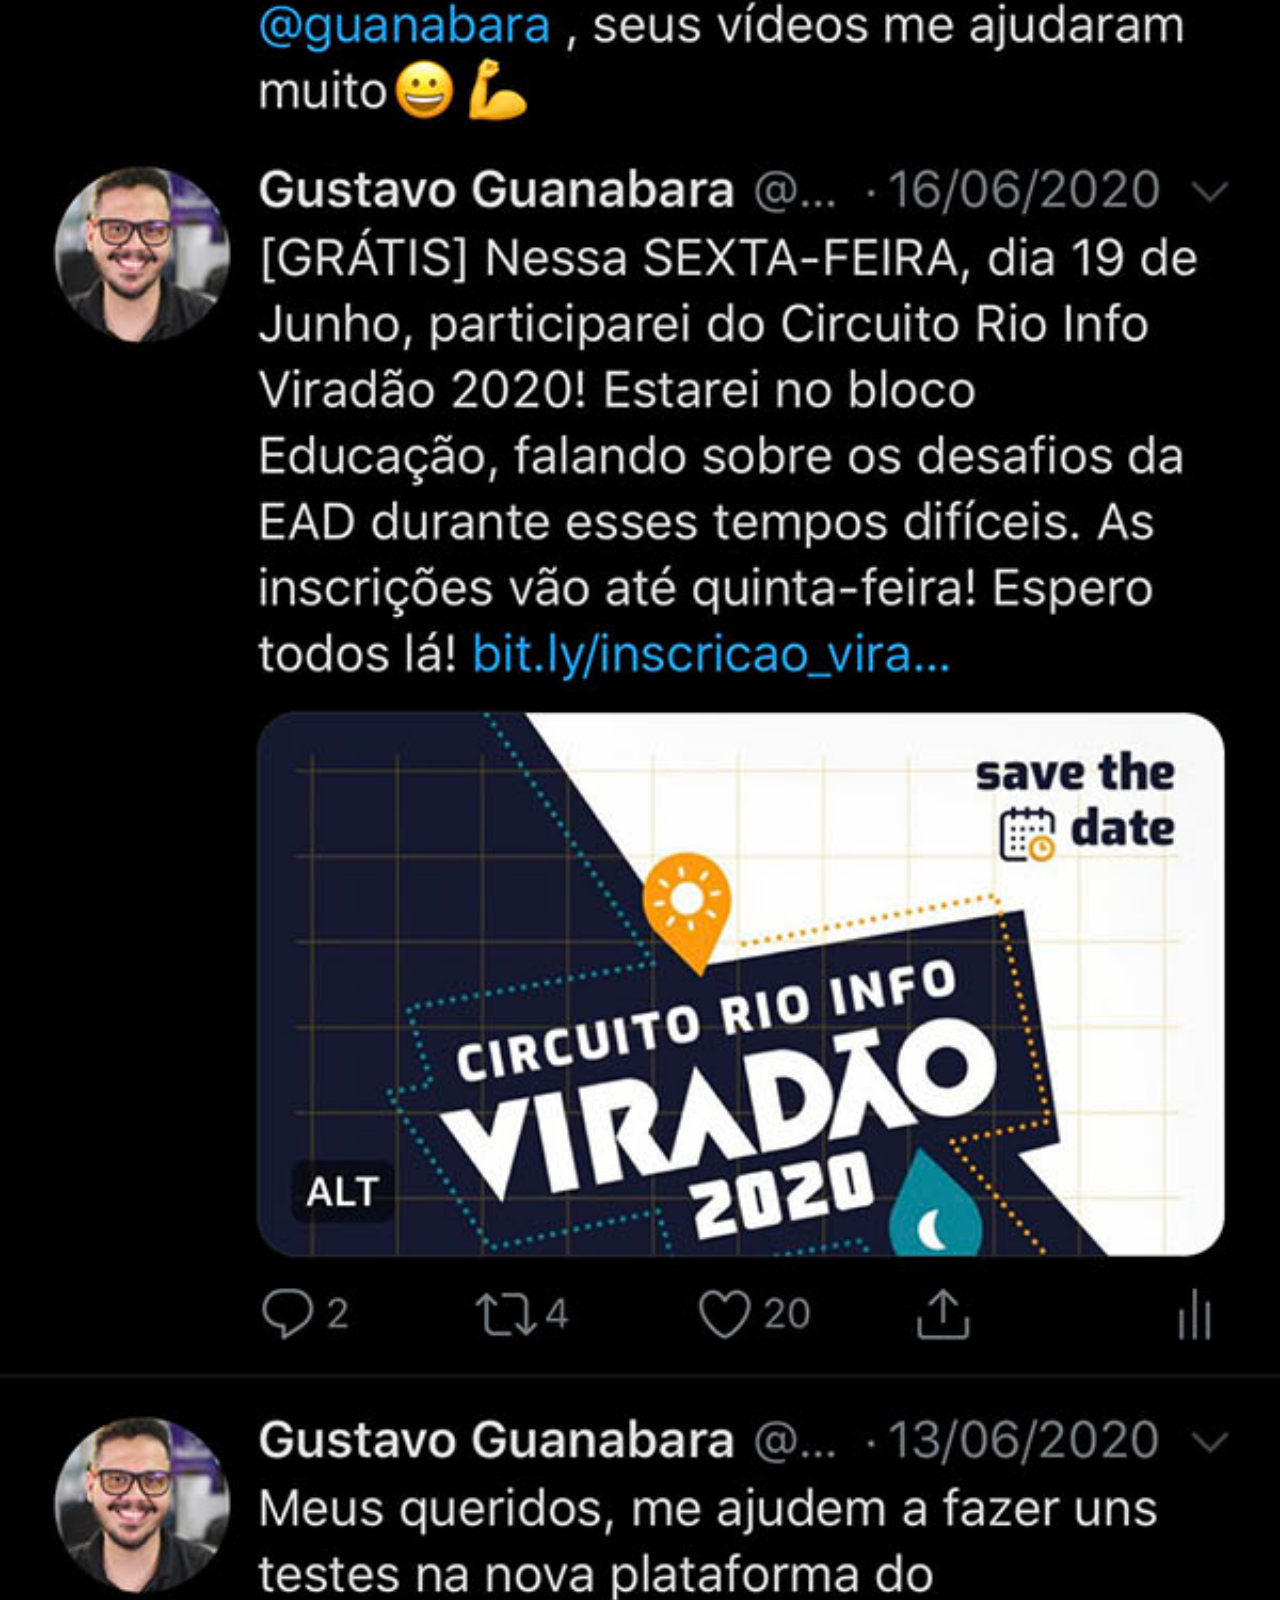
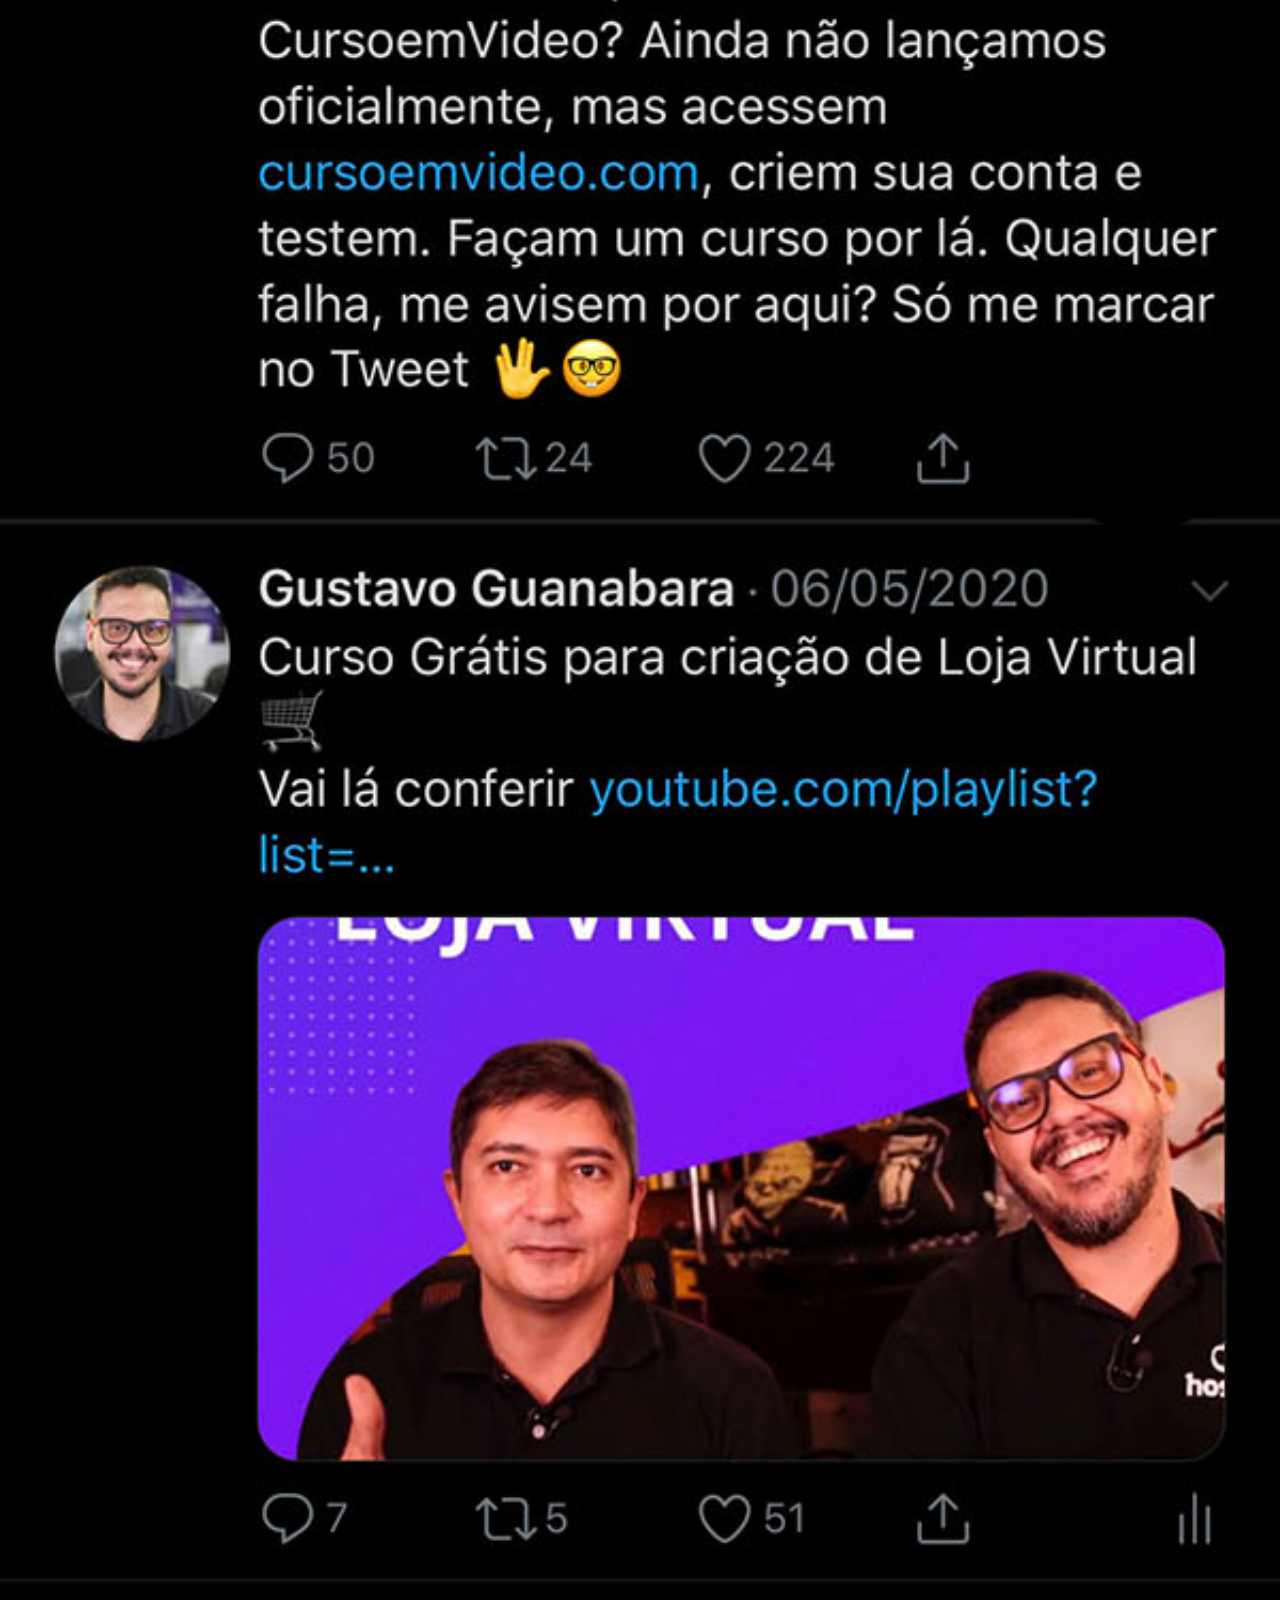
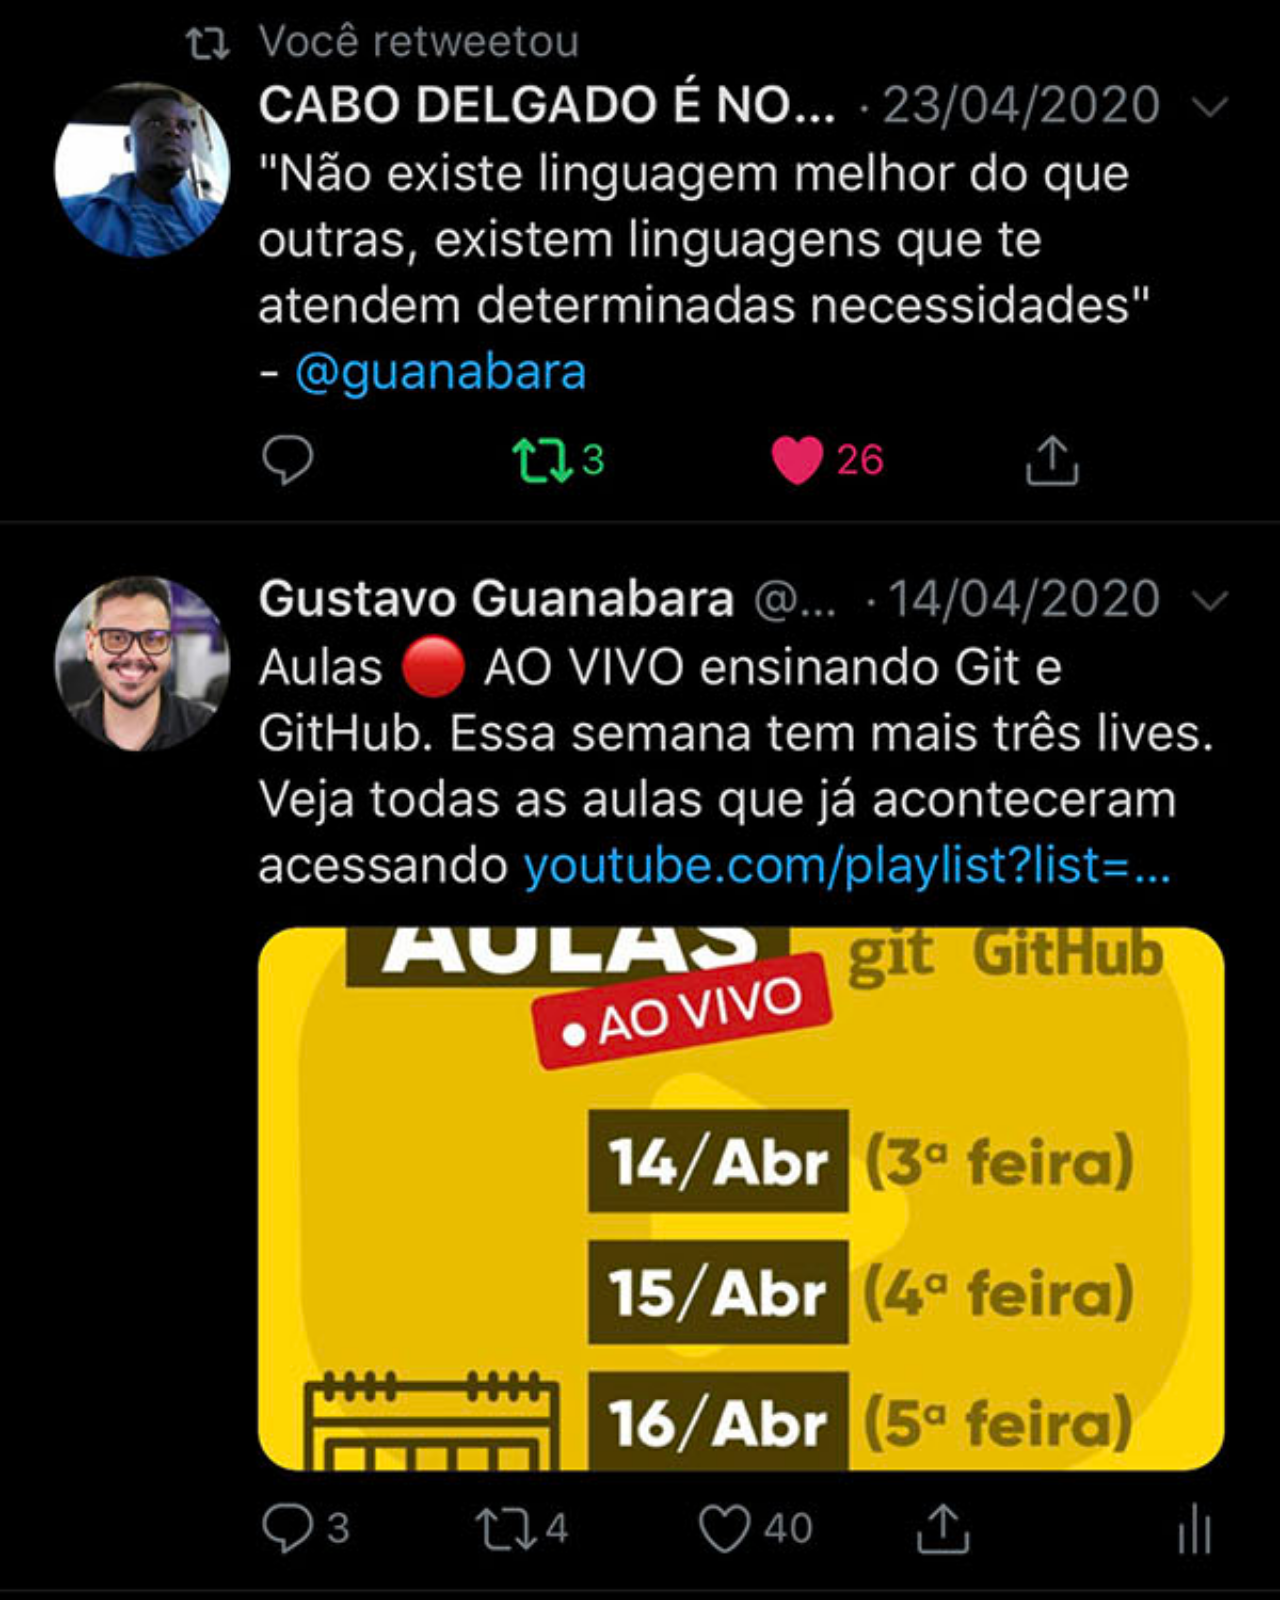
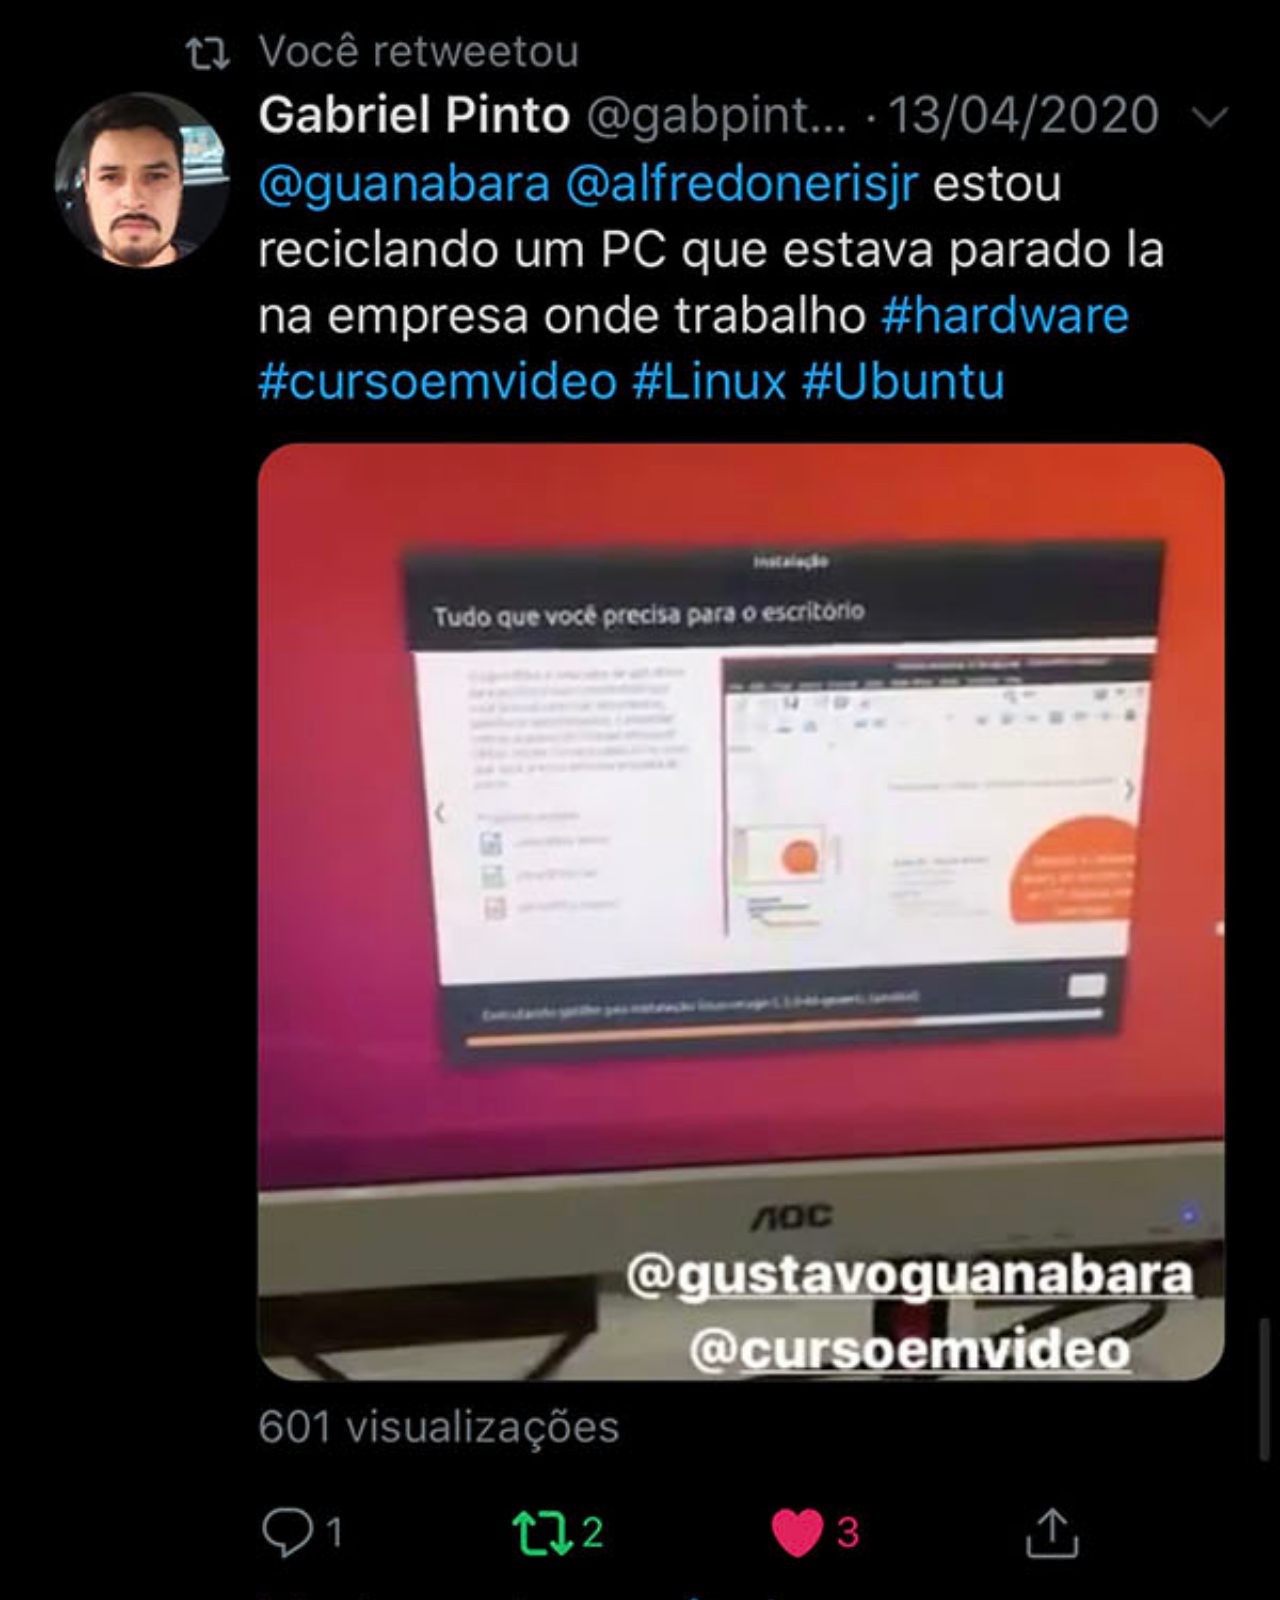
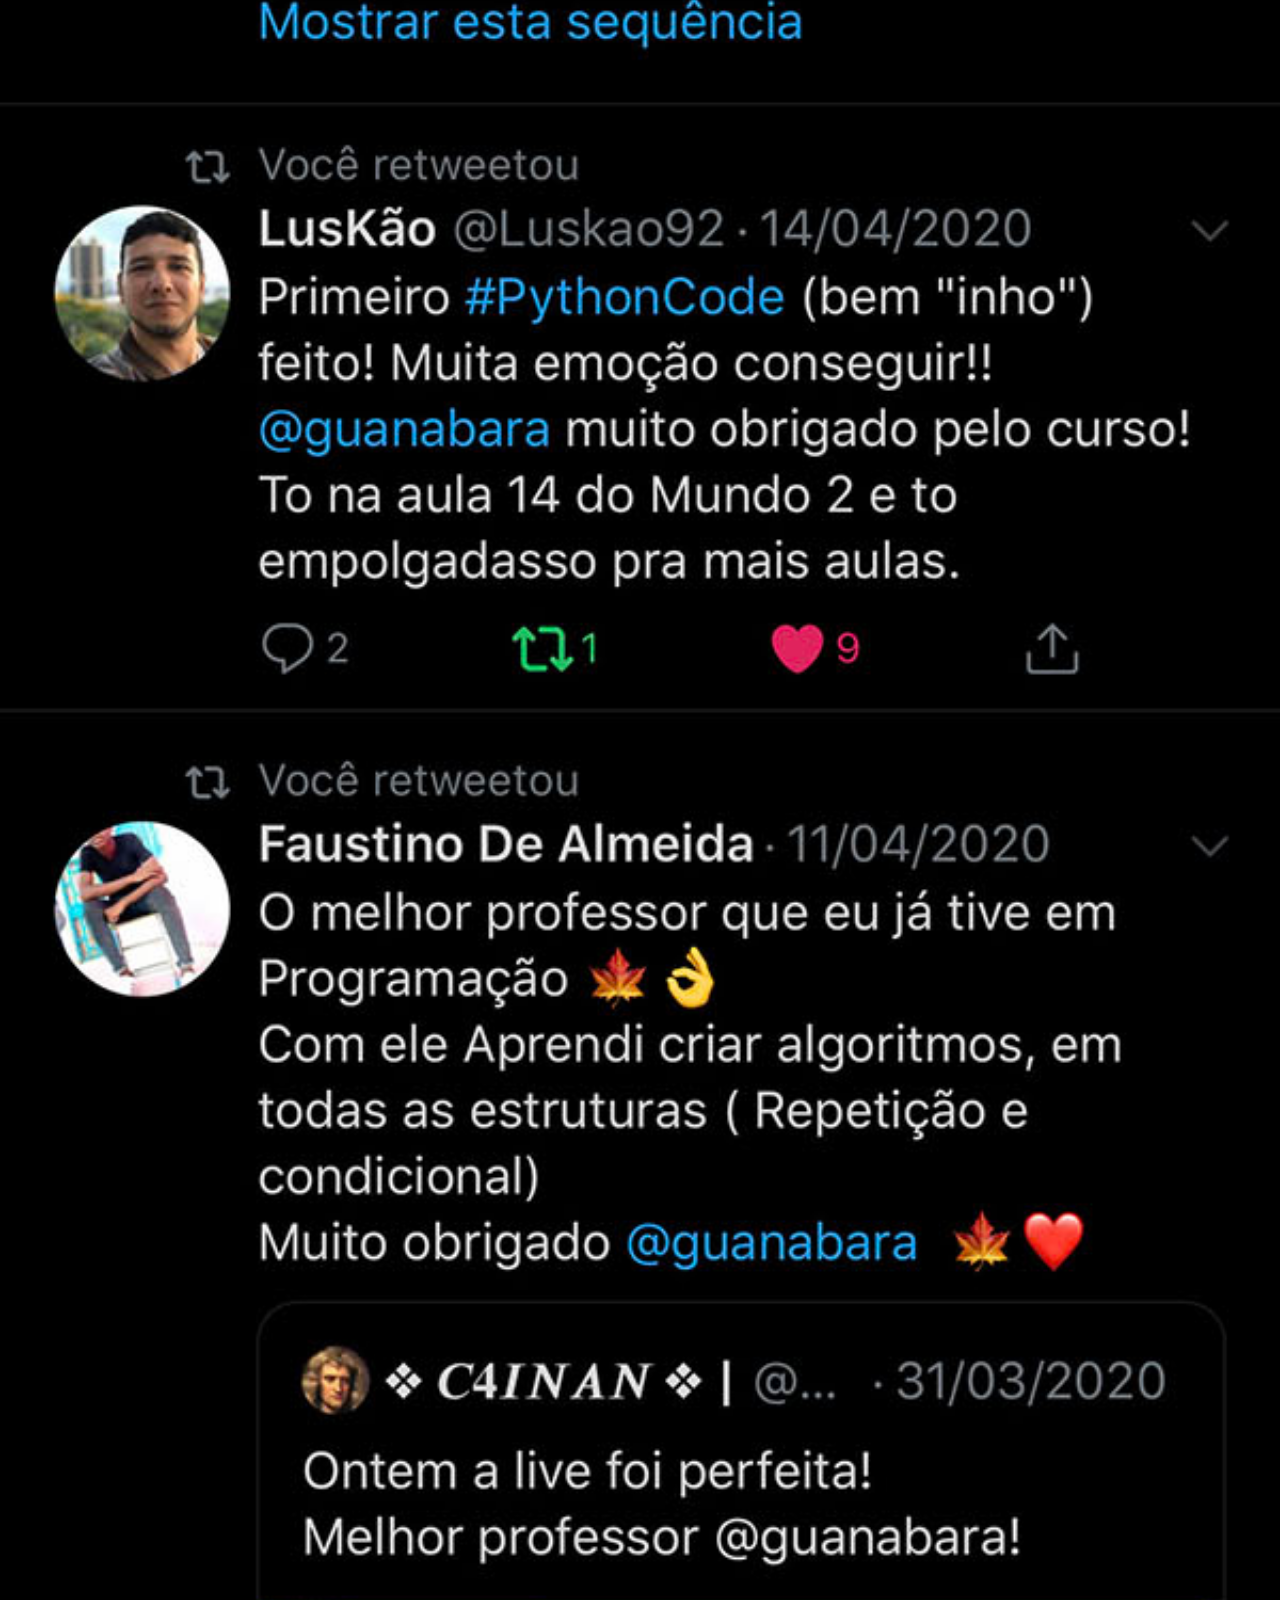
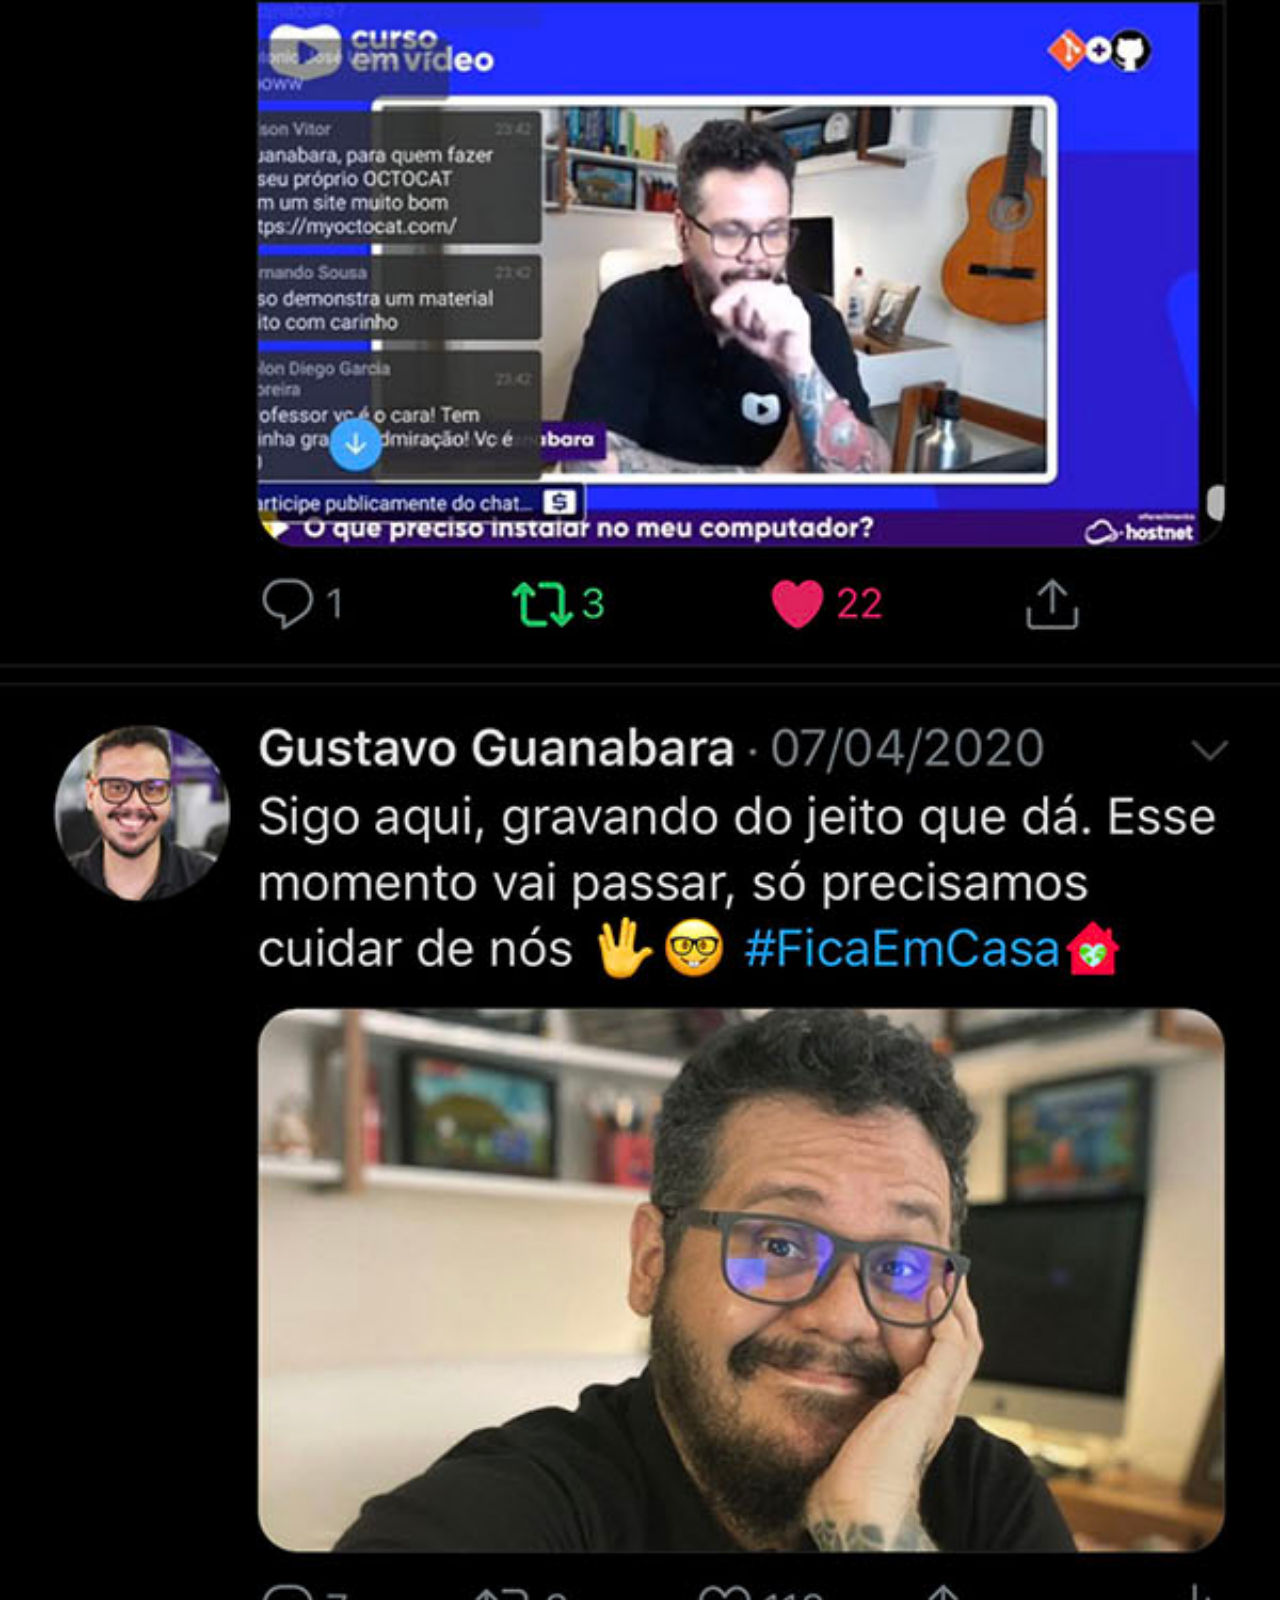
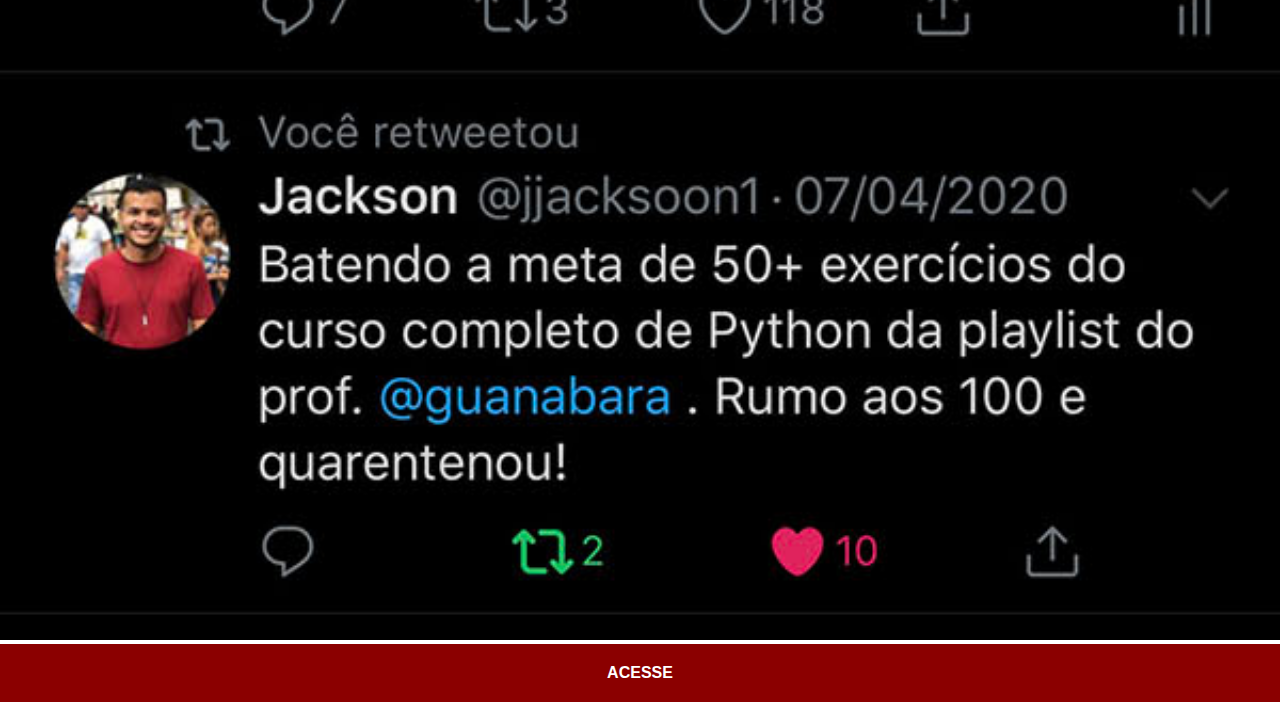
<file: twitter.html>
<!DOCTYPE html>
<html lang="pt-br">
<head>
    <meta charset="UTF-8">
    <meta http-equiv="X-UA-Compatible" content="IE=edge">
    <meta name="viewport" content="width=device-width, initial-scale=1.0">
    <link rel="stylesheet" href="estilo/social.css">
    <title>Twitter</title>
</head>
<body>
    <img src="imagens/tela-twitter.jpg" alt="tela-twitter">
    <a href="https://twitter.com/Guanabara" target="_blank">ACESSE</a>
    
</body>
</html>
</file>
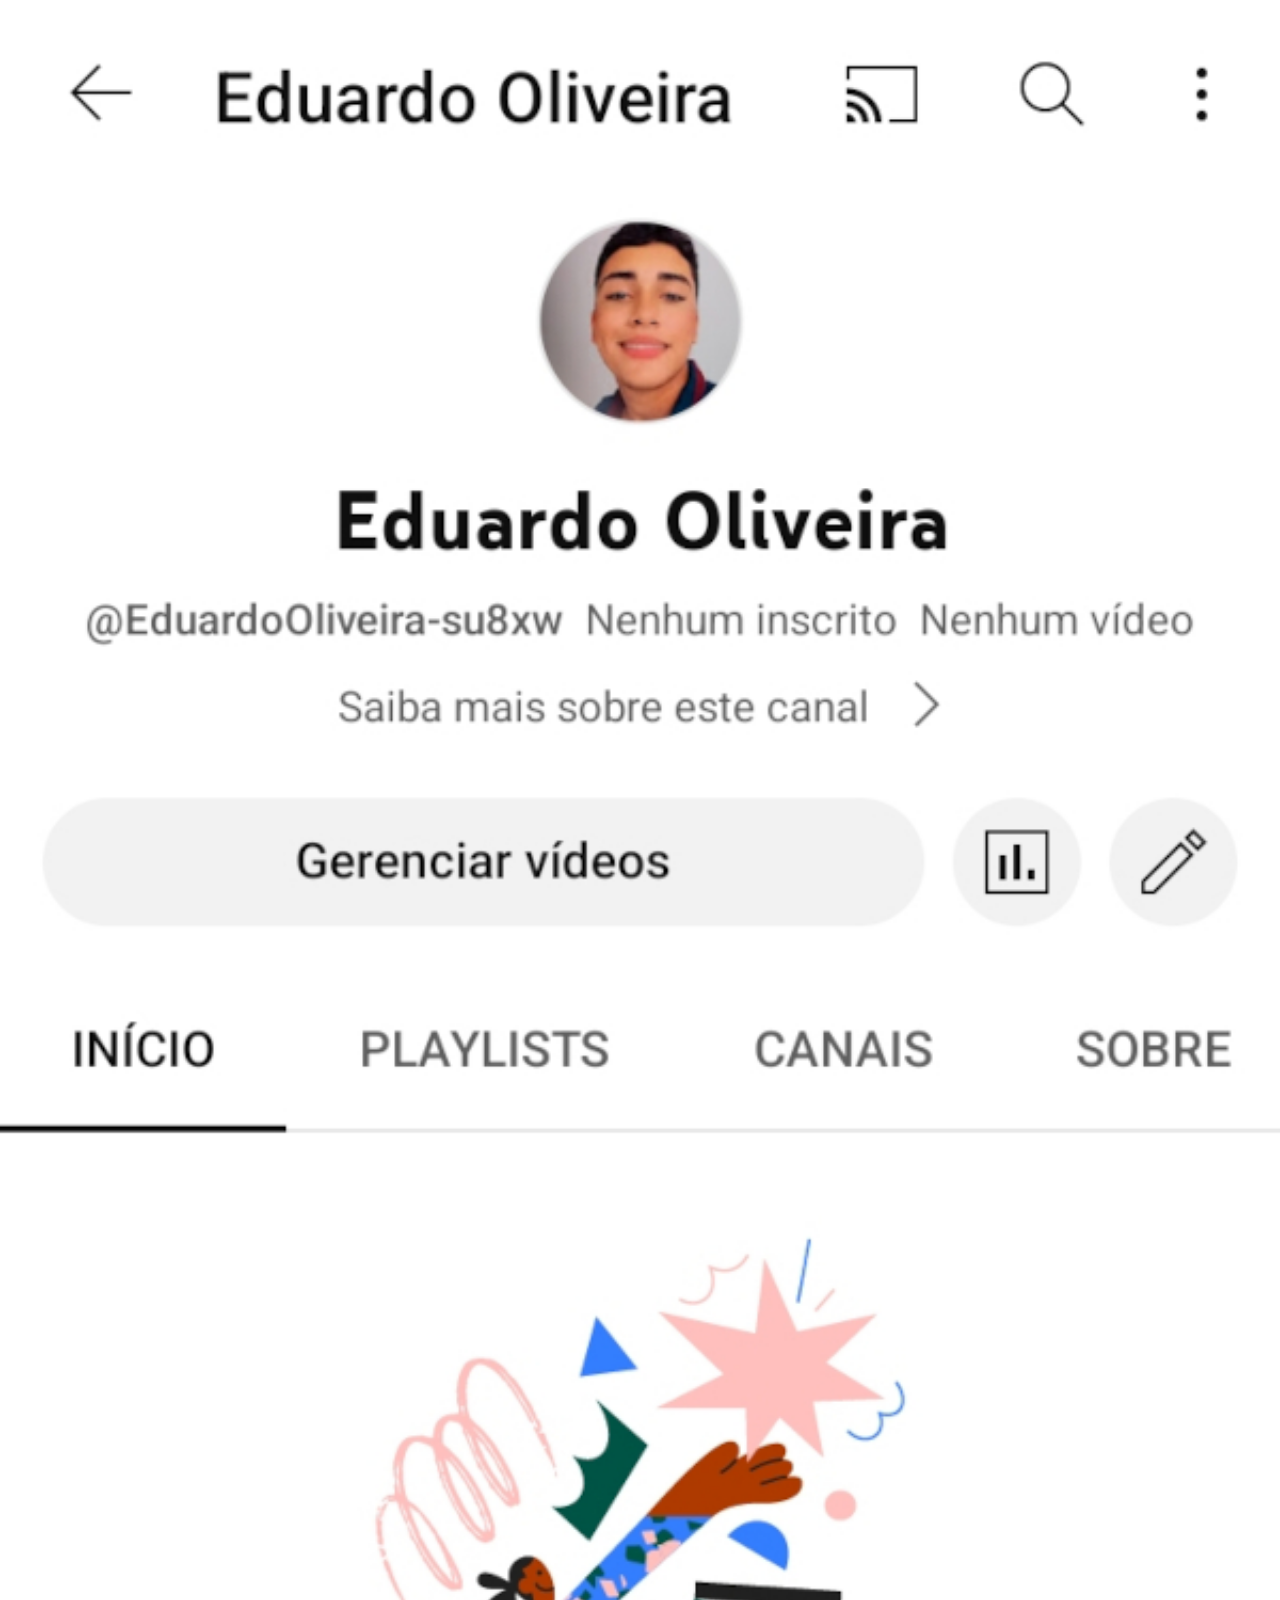
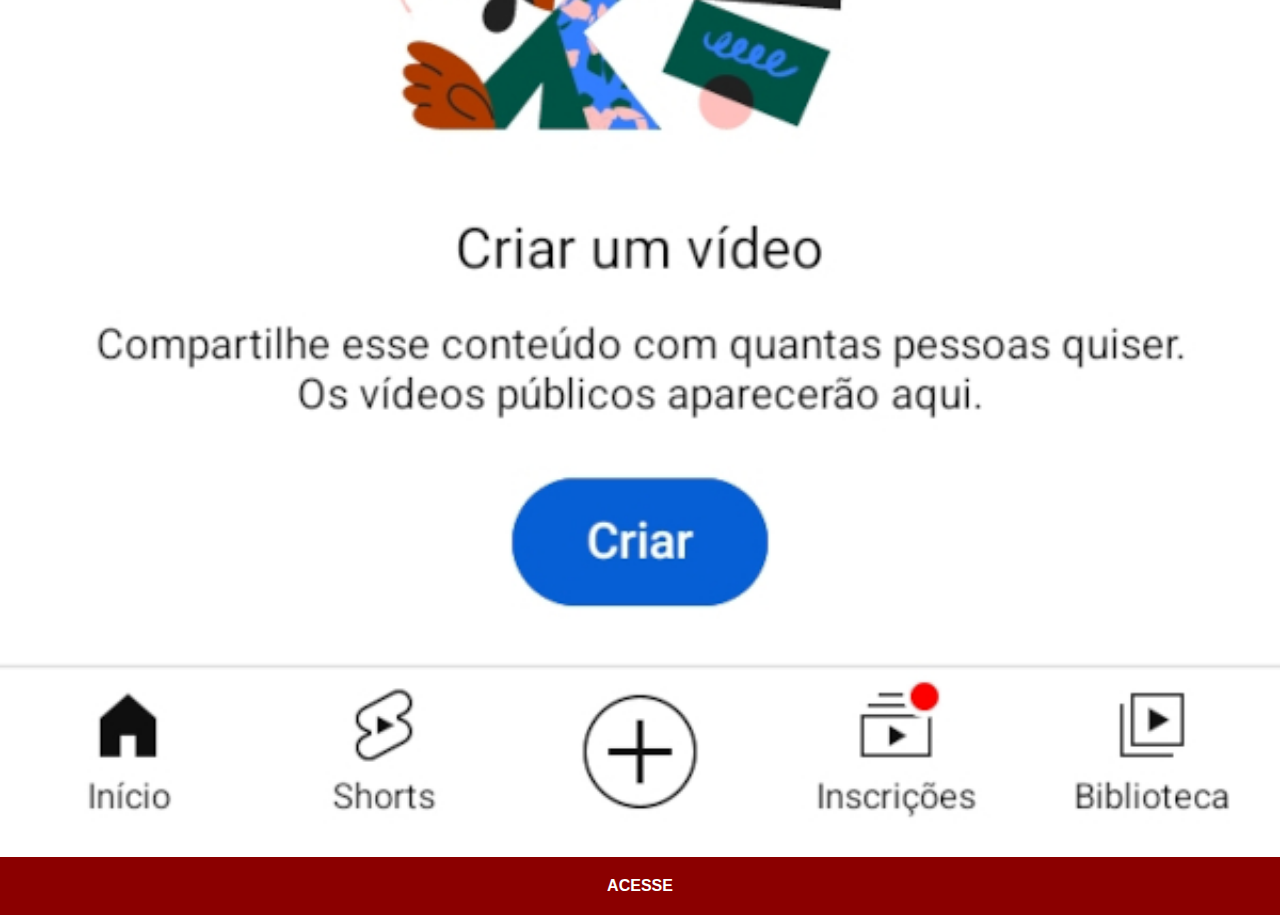
<file: youtube.html>
<!DOCTYPE html>
<html lang="pt-br">
<head>
    <meta charset="UTF-8">
    <meta http-equiv="X-UA-Compatible" content="IE=edge">
    <meta name="viewport" content="width=device-width, initial-scale=1.0">
    <link rel="stylesheet" href="estilo/social.css">
    <title>YouTube</title>
    <style>
        
    </style>
</head>
<body>
    <img src="imagens/YouTube.jpg" alt="tela-youtube">
    <a href="https://www.youtube.com/@EduardoOliveira-su8xw/featured" target="_blank">ACESSE</a>

    
</body>
</html>
</file>
<file: estilo/style.css>
@charset "UTF-8";

*{
    margin: 0px;
    padding: 0px;
    font-family: Arial, Helvetica, sans-serif;
}
body,html{
    height: 100vh;
    width: 100vw;
    

}
body{
    background-image: url('../imagens/fundo-madeira.jpg');
    background-position:top center;
    background-repeat: no-repeat;
    background-size:cover;
}
main{
    position: relative;
    height: 100vh;
    
}

section#telefone{
    height: 627px;
   
    width: 310px;
    position: absolute;
    top: 50%;
    left: 50%;
    transform: translate(-50%,-50%);
    background-image: url('../imagens/frame-iphone.png');
    background-repeat: no-repeat;
}
iframe#tela{
    position: relative;
    top:80px;
    left: 22px;
    height: 471px;
    width: 267px;

}
section#redes-sociais{
    text-align: right;
}
section#redes-sociais img {
    width:50px;
    margin: 10px;
    border-radius: 50%;
    box-shadow: 2px 2px 5px rgba(0, 0, 0, 0.400);
    box-sizing: border-box;


    
}
section#redes-sociais img:hover{
    border: 2px solid rgba(255, 255, 255, 0.87);
    transform: translate(-3px,-3px);
    box-shadow: 5px 5px 10px rgb(0, 0, 0);
    transition:  transform 0.3s, border 1s;

}
</file>
<file: estilo/social.css>
@charset "UTF-8";
::-webkit-scrollbar{
    width: 0px;
    height: 0px;
}
*{
    margin: 0px;
    padding: 0px;
    font-family: Arial, Helvetica, sans-serif;
}
img{
    width: 100vw;

}
a{
    display: block;
    background-color:darkred;
    color: white;
    padding: 20px;
    text-align: center;
    font-weight: bolder;
    text-decoration: none;


}
a:hover{
  background-color: red;
}
</file>
